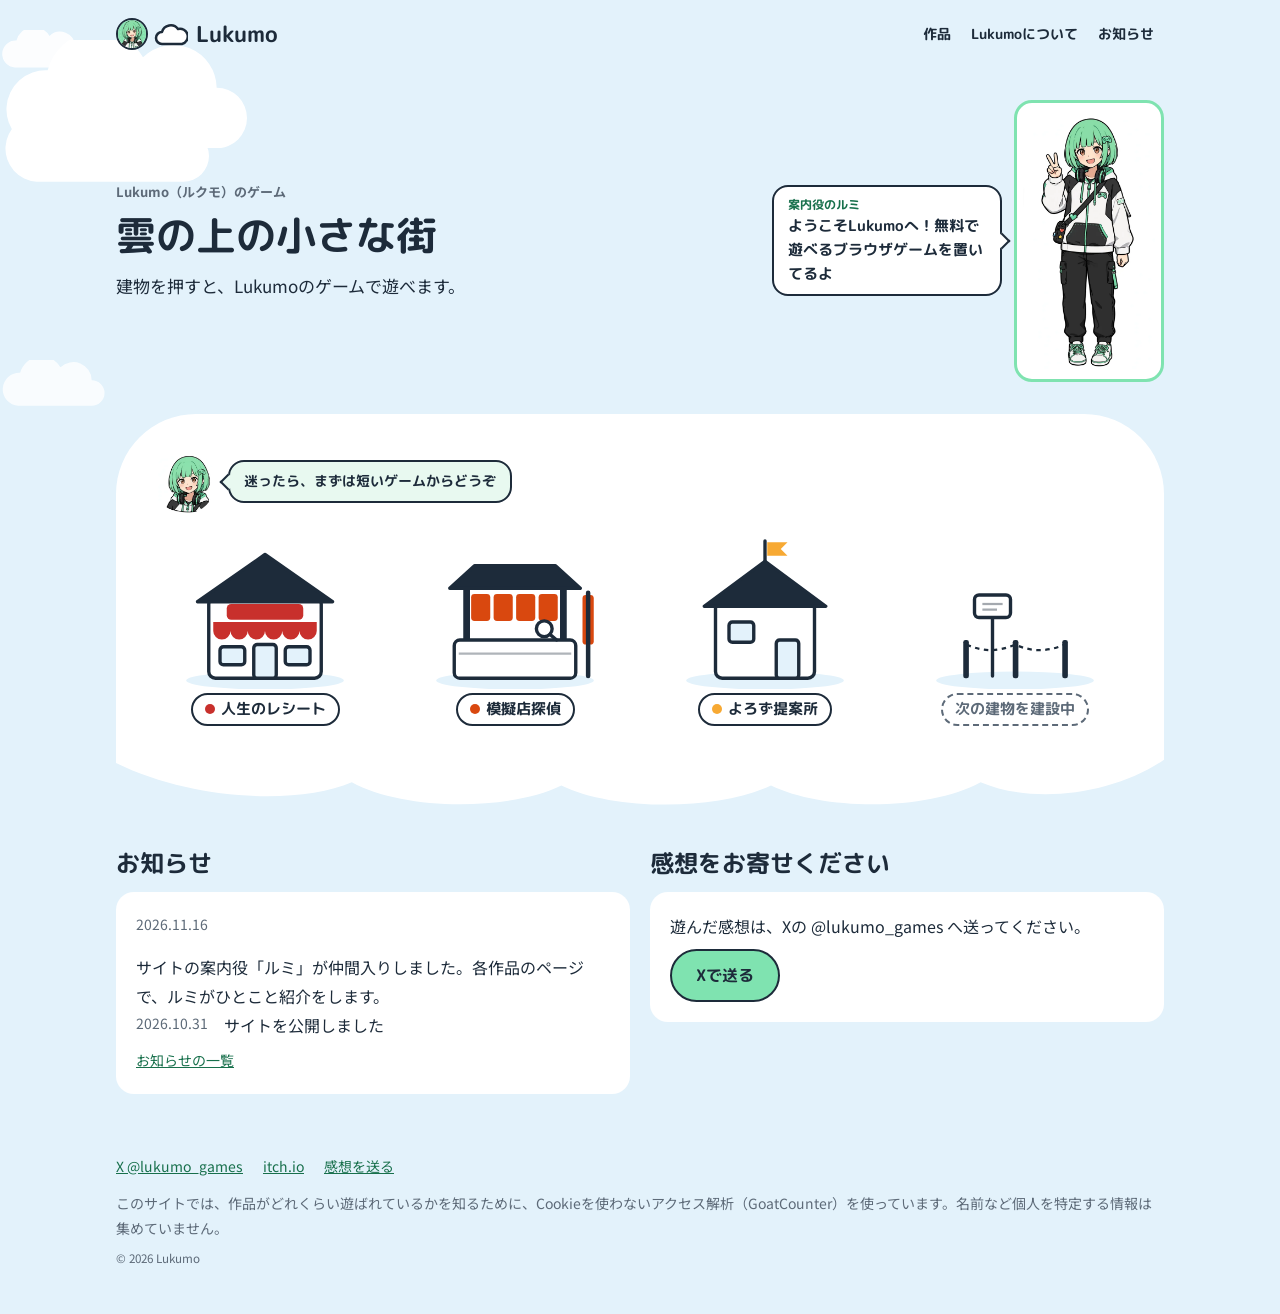
<file: lukumo-site/index.html>
<!doctype html>
<html lang="ja">
<head>
<meta charset="utf-8">
<meta name="viewport" content="width=device-width, initial-scale=1">
<title>Lukumo（ルクモ）｜雲の上の小さな街</title>
<meta name="description" content="個人ゲームクリエイターLukumo（ルクモ）の作品への入り口。建物を押すと、それぞれのゲームのページへ進みます。">
<meta property="og:type" content="website">
<meta property="og:title" content="Lukumo（ルクモ）｜雲の上の小さな街">
<meta property="og:description" content="小さな雲の上に、遊べる街をつくっています。無料・登録なしで遊べるブラウザゲーム。">
<meta property="og:url" content="https://lukumo-site.vercel.app/">
<meta property="og:image" content="https://lukumo-site.vercel.app/assets/img/ogp.png">
<meta name="twitter:card" content="summary_large_image">
<meta name="theme-color" content="#e3f2fb">
<link rel="icon" href="assets/img/favicon-32.png" sizes="32x32" type="image/png">
<link rel="icon" href="assets/img/favicon-48.png" sizes="48x48" type="image/png">
<link rel="apple-touch-icon" href="assets/img/apple-touch-icon.png">
<link rel="preconnect" href="https://fonts.googleapis.com">
<link rel="preconnect" href="https://fonts.gstatic.com" crossorigin>
<link rel="stylesheet" href="https://fonts.googleapis.com/css2?family=M+PLUS+Rounded+1c:wght@700&family=Noto+Sans+JP:wght@400;700&display=swap">
<link rel="stylesheet" href="assets/css/style.css">
</head>
<body>
<a class="skip" href="#main">本文へ移動</a>

<div class="sky-clouds" aria-hidden="true">
    <svg class="c1" viewBox="0 0 120 50"><path d="M20 50a18 18 0 0 1 2-36 24 24 0 0 1 44-6 20 20 0 0 1 34 14 14 14 0 0 1 0 28z"/></svg>
    <svg class="c2" viewBox="0 0 120 50"><path d="M20 50a18 18 0 0 1 2-36 24 24 0 0 1 44-6 20 20 0 0 1 34 14 14 14 0 0 1 0 28z"/></svg>
    <svg class="c3" viewBox="0 0 120 50"><path d="M20 50a18 18 0 0 1 2-36 24 24 0 0 1 44-6 20 20 0 0 1 34 14 14 14 0 0 1 0 28z"/></svg>
    <svg class="c4" viewBox="0 0 120 50"><path d="M20 50a18 18 0 0 1 2-36 24 24 0 0 1 44-6 20 20 0 0 1 34 14 14 14 0 0 1 0 28z"/></svg>
  </div>

  <header class="site-header">
    <div class="wrap">
      <div class="brand">
        <img class="mascot-icon" src="assets/img/rumi/rumi-icon.webp" width="32" height="32" alt="">
        <a class="logo" href="./" aria-label="Lukumo トップへ">
          <svg viewBox="0 0 34 24" aria-hidden="true"><path d="M8 22a6 6 0 0 1 0-12 9 9 0 0 1 16-3 7 7 0 0 1 4 15z" fill="#fff" stroke="#1d2b3a" stroke-width="2.5" stroke-linejoin="round"/></svg>
          Lukumo
        </a>
      </div>
      <nav class="nav" aria-label="メニュー">
        <a href="#town-title">作品</a>
        <a href="about.html">Lukumoについて</a>
        <a href="news.html">お知らせ</a>
      </nav>
    </div>
  </header>

  <main id="main">
    <div class="hero">
    <div class="wrap hero-text hero-rumi">
      <div>
        <p class="eyebrow">Lukumo（ルクモ）のゲーム</p>
        <h1 id="town-title">雲の上の小さな街</h1>
        <p class="lead">建物を押すと、Lukumoのゲームで遊べます。</p>
      </div>
      <div class="rumi rumi-hero">
        <p class="rumi-bubble tail-right"><span class="rumi-name">案内役のルミ</span>ようこそLukumoへ！無料で遊べるブラウザゲームを置いてるよ</p>
        <div class="rumi-art"><img src="assets/img/rumi/rumi-standing.webp" width="480" height="960" alt="Lukumoの案内役ルミ。笑顔でピースしている全身の絵" fetchpriority="high"></div>
      </div>
    </div>

    <div class="wrap">
      <div class="island">
        <div class="rumi rumi-guide">
          <div class="rumi-art"><img src="assets/img/rumi/rumi-smile.webp" width="240" height="240" alt="" loading="lazy"></div>
          <p class="rumi-bubble tail-left">迷ったら、まずは短いゲームからどうぞ</p>
        </div>
        <ul class="town" id="town" aria-labelledby="town-title" aria-busy="true"></ul>
      </div>
      <svg class="island-bottom" viewBox="0 0 400 40" preserveAspectRatio="none" aria-hidden="true"><path d="M0 0H400V8C380 30 350 36 330 22 310 40 270 40 250 24 230 40 190 40 170 24 150 40 110 40 90 22 70 36 30 34 0 10Z"/></svg>
    </div>
    </div>

    <div class="wrap">
      <div class="two-col">
        <section class="section" aria-labelledby="news-title">
          <h2 id="news-title">お知らせ</h2>
          <div class="card">
            <ul class="news-list">
              <li><span class="news-date">2026.11.16</span><span>サイトの案内役「ルミ」が仲間入りしました。各作品のページで、ルミがひとこと紹介をします。</span></li>
              <li><span class="news-date"><span class="news-date">2026.10.31</span></span><span>サイトを公開しました</span></li>
            </ul>
            <a class="more" href="news.html">お知らせの一覧</a>
          </div>
        </section>

        <section class="section" aria-labelledby="voice-title">
          <h2 id="voice-title">感想をお寄せください</h2>
          <div class="card">
            <p style="margin-top:0">遊んだ感想は、Xの @lukumo_games へ送ってください。</p>
            <a class="btn" href="https://x.com/lukumo_games" target="_blank" rel="noopener">Xで送る</a>
          </div>
        </section>
      </div>
    </div>
  </main>

<footer class="site-footer">
  <div class="wrap">
    <ul>
      <li><a href="https://x.com/lukumo_games" target="_blank" rel="noopener">X @lukumo_games</a></li>
      <li><a href="https://lukumo-games.itch.io/" target="_blank" rel="noopener">itch.io</a></li>
      <li><a href="about.html#voice">感想を送る</a></li>
    </ul>
    <p>このサイトでは、作品がどれくらい遊ばれているかを知るために、Cookieを使わないアクセス解析（GoatCounter）を使っています。名前など個人を特定する情報は集めていません。</p>
    <p><small>© 2026 Lukumo</small></p>
  </div>
</footer>

<script src="assets/js/buildings.js"></script>
<script src="assets/js/town.js"></script>
<script src="assets/js/track.js"></script>
<script data-goatcounter="https://lukumo.goatcounter.com/count" async src="//gc.zgo.at/count.js"></script>
</body>
</html>
</file>
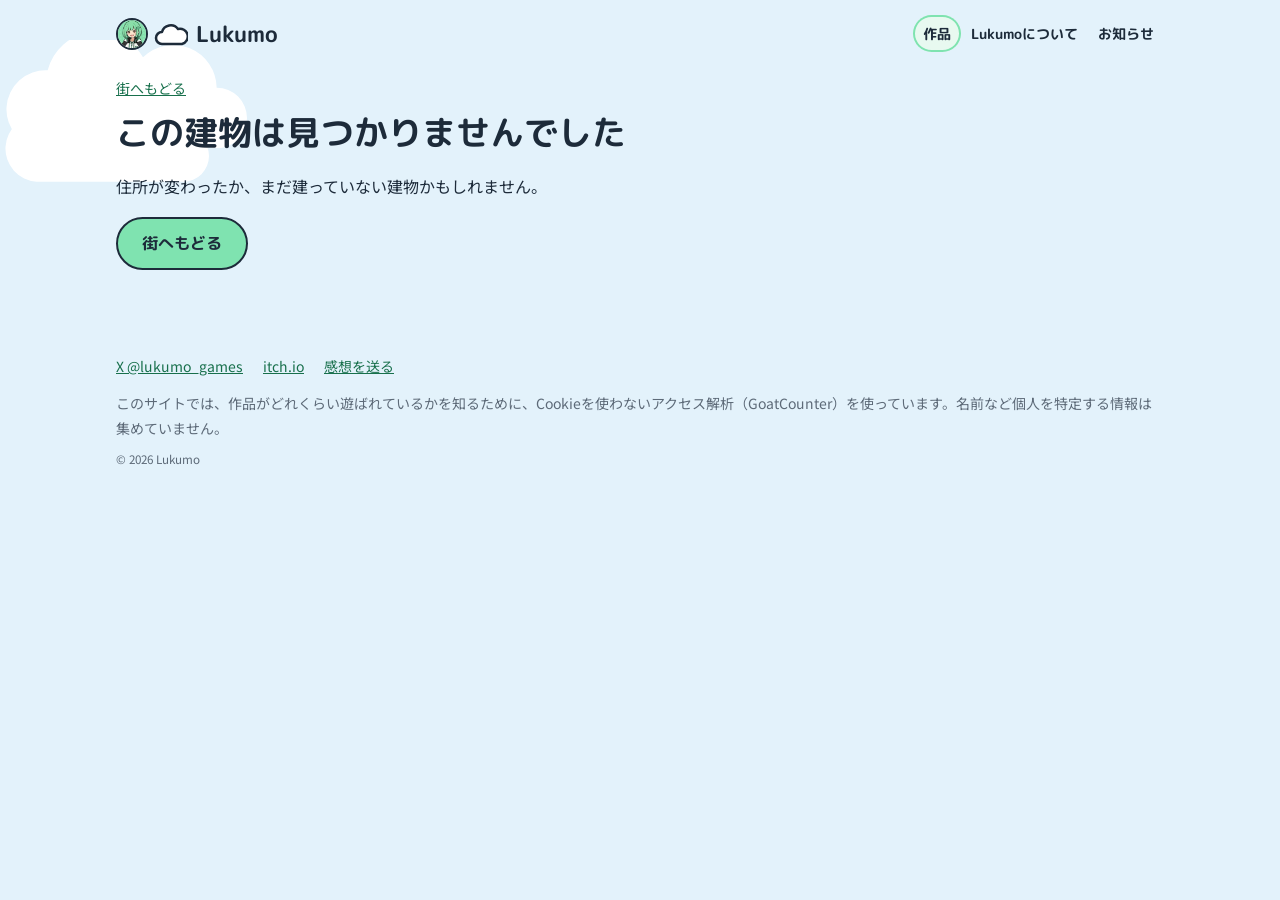
<file: lukumo-site/works/index.html>
<!doctype html>
<html lang="ja">
<head>
<meta charset="utf-8">
<meta name="viewport" content="width=device-width, initial-scale=1">
<title>作品｜Lukumo</title>
<meta name="description" content="Lukumoのゲームの紹介。">
<meta property="og:type" content="website">
<meta property="og:title" content="Lukumo（ルクモ）｜雲の上の小さな街">
<meta property="og:description" content="小さな雲の上に、遊べる街をつくっています。無料・登録なしで遊べるブラウザゲーム。">
<meta property="og:image" content="https://lukumo-site.vercel.app/assets/img/ogp.png">
<meta name="twitter:card" content="summary_large_image">
<meta name="theme-color" content="#e3f2fb">
<link rel="icon" href="../assets/img/favicon-32.png" sizes="32x32" type="image/png">
<link rel="icon" href="../assets/img/favicon-48.png" sizes="48x48" type="image/png">
<link rel="apple-touch-icon" href="../assets/img/apple-touch-icon.png">
<link rel="preconnect" href="https://fonts.googleapis.com">
<link rel="preconnect" href="https://fonts.gstatic.com" crossorigin>
<link rel="stylesheet" href="https://fonts.googleapis.com/css2?family=M+PLUS+Rounded+1c:wght@700&family=Noto+Sans+JP:wght@400;700&display=swap">
<link rel="stylesheet" href="../assets/css/style.css">
</head>
<body>
<a class="skip" href="#main">本文へ移動</a>
<div class="sky-clouds" aria-hidden="true">
  <svg class="c1" viewBox="0 0 120 50"><path d="M20 50a18 18 0 0 1 2-36 24 24 0 0 1 44-6 20 20 0 0 1 34 14 14 14 0 0 1 0 28z"/></svg>
  <svg class="c3" viewBox="0 0 120 50"><path d="M20 50a18 18 0 0 1 2-36 24 24 0 0 1 44-6 20 20 0 0 1 34 14 14 14 0 0 1 0 28z"/></svg>
</div>
<header class="site-header">
  <div class="wrap">
    <div class="brand">
      <img class="mascot-icon" src="../assets/img/rumi/rumi-icon.webp" width="32" height="32" alt="">
      <a class="logo" href="../" aria-label="Lukumo トップへ">
        <svg viewBox="0 0 34 24" aria-hidden="true"><path d="M8 22a6 6 0 0 1 0-12 9 9 0 0 1 16-3 7 7 0 0 1 4 15z" fill="#fff" stroke="#1d2b3a" stroke-width="2.5" stroke-linejoin="round"/></svg>
        Lukumo
      </a>
    </div>
    <nav class="nav" aria-label="メニュー">
      <a href="../#town-title" aria-current="page">作品</a>
      <a href="../about.html">Lukumoについて</a>
      <a href="../news.html">お知らせ</a>
    </nav>
  </div>
</header>
<main id="main">
  <div class="wrap page-head">
    <p class="crumb"><a href="../#town-title">街へもどる</a></p>
    <div id="work" aria-live="polite"><p>読み込み中…</p></div>
  </div>
  <div class="wrap page-body" id="work-more"></div>
</main>
<footer class="site-footer">
  <div class="wrap">
    <ul>
      <li><a href="https://x.com/lukumo_games" target="_blank" rel="noopener">X @lukumo_games</a></li>
      <li><a href="https://lukumo-games.itch.io/" target="_blank" rel="noopener">itch.io</a></li>
      <li><a href="../about.html#voice">感想を送る</a></li>
    </ul>
    <p>このサイトでは、作品がどれくらい遊ばれているかを知るために、Cookieを使わないアクセス解析（GoatCounter）を使っています。名前など個人を特定する情報は集めていません。</p>
    <p><small>© 2026 Lukumo</small></p>
  </div>
</footer>
<script src="../assets/js/buildings.js"></script>
<script src="../assets/js/work.js"></script>
<script src="../assets/js/track.js"></script>
<script data-goatcounter="https://lukumo.goatcounter.com/count" async src="//gc.zgo.at/count.js"></script>
</body>
</html>
</file>
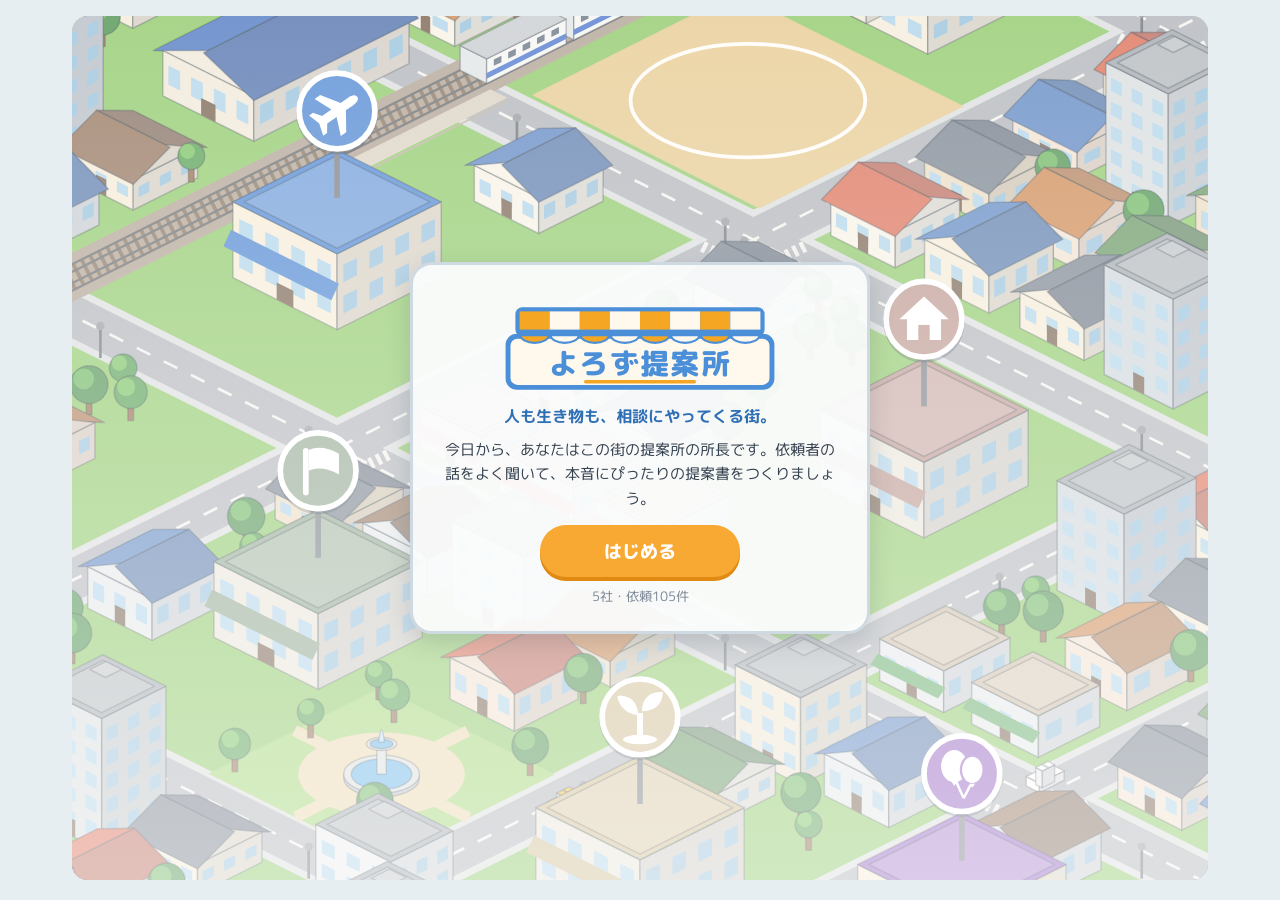
<file: lukumo-site/games/yorozu-teian/index.html>
<!doctype html>
<html lang="ja">
<head>
  <meta charset="utf-8">
  <meta name="viewport" content="width=device-width, initial-scale=1, viewport-fit=cover">
  <title>よろず提案所</title>
  <meta name="description" content="旅行・デート、イベント、ライフプラン、投資、町おこしの5社で、依頼者の話を聞いて、ぴったりの提案書をつくるゲーム。">
  <meta name="theme-color" content="#e6eef2">
  <meta property="og:type" content="website">
  <meta property="og:title" content="よろず提案所">
  <meta property="og:description" content="人も、生き物も、相談にやってくる街。依頼者の話から「本音」を読み取って、ぴったりの提案書をつくる無料のブラウザゲーム（旅行・デート、イベント、ライフプラン、投資、町おこしの5社・依頼105件。会社を選んで遊べて、その後も続けて遊べる）。">
  <!-- SNS で共有したときの画像（tools/make-og-image.js で作る）。公開先の URL で指す -->
  <meta property="og:image" content="https://lukumo-site.vercel.app/games/yorozu-teian/og-image.png">
  <meta property="og:image:width" content="1200">
  <meta property="og:image:height" content="630">
  <meta property="og:image:alt" content="よろず提案所：朝の街と看板、依頼者たち">
  <meta name="twitter:card" content="summary_large_image">
  <link rel="icon" href="data:image/svg+xml,%3Csvg xmlns='http://www.w3.org/2000/svg' viewBox='0 0 64 64'%3E%3Crect width='64' height='64' rx='14' fill='%23f7a933'/%3E%3Crect x='10' y='22' width='44' height='30' rx='6' fill='%23fff7e8'/%3E%3Cpath d='M8 22h48l-4-10H12z' fill='%234a8fd8'/%3E%3Ccircle cx='32' cy='37' r='7' fill='%234a8fd8'/%3E%3C/svg%3E">
  <link rel="preconnect" href="https://fonts.googleapis.com">
  <link rel="preconnect" href="https://fonts.gstatic.com" crossorigin>
  <link rel="stylesheet" href="https://fonts.googleapis.com/css2?family=M+PLUS+Rounded+1c:wght@500;700;800&family=Noto+Sans+JP:wght@400;500;700&display=swap">
  <link rel="stylesheet" href="css/style.css">
</head>
<body>
  <noscript><p style="padding:16px;font-family:sans-serif">このゲームを遊ぶには、ブラウザの JavaScript を有効にしてください。</p></noscript>
  <div id="app" class="app" data-time="朝">
    <!-- 上の帯：時間帯と1日の進み具合 -->
    <header class="topbar">
      <span class="me-icon" id="me-icon" data-testid="me-icon" role="img" aria-label="自分のアイコン"></span>
      <div class="pill" data-testid="time-pill"><span class="time-icon" id="time-icon" aria-hidden="true"></span><span id="day-label">1日目</span>・<span id="time-label">朝</span></div>
      <div class="pill progress-pill" aria-label="今日の依頼の進み具合"><span id="progress-label">1/3件</span><span class="bar"><span id="progress-bar"></span></span></div>
      <!-- 保存したときだけ少しのあいだ出る小さな印（文字の通知は出さない） -->
      <span class="save-mark" id="save-mark" data-testid="save-mark" role="img" aria-label="保存しました" hidden></span>
    </header>

    <!-- タイトル：始まりの区切りと所長になる一言 -->
    <section id="screen-title" class="screen" data-testid="screen-title" hidden>
      <div class="title-bg" id="title-bg" aria-hidden="true"></div>
      <div class="title-card">
        <h1 class="logo title-logo" id="title-logo">よろず提案所</h1>
        <p class="title-tag">人も生き物も、相談にやってくる街。</p>
        <p class="title-intro" data-testid="title-intro">今日から、あなたはこの街の提案所の所長です。依頼者の話をよく聞いて、本音にぴったりの提案書をつくりましょう。</p>
        <div class="continue-me" id="continue-me" data-testid="continue-me" hidden><span class="me-icon big" id="continue-icon" aria-hidden="true"></span><b id="continue-name"></b></div>
        <button class="btn blue title-start" id="continue" data-testid="continue" hidden>つづきから</button>
        <small class="continue-info" id="continue-info" data-testid="continue-info"></small>
        <button class="btn primary title-start" id="start" data-testid="start">はじめる</button>
        <p class="save-note" id="save-note" data-testid="save-note" role="status" hidden></p>
        <small class="title-note">5社・依頼105件</small>
      </div>
    </section>

    <!-- 事務所：依頼者の入場と会話 -->
    <section id="screen-office" class="screen" data-testid="screen-office" hidden>
      <div class="col-a">
      <div class="scene" id="office-scene">
        <div class="office-bg" id="office-bg" aria-hidden="true">
          <div class="window"></div><div class="map"></div><div class="photo"></div><div class="shelf"></div>
          <div class="chair big"></div><div class="chair small"></div>
        </div>
        <div class="client" id="client" data-testid="client"><div class="client-figure" id="client-figure"></div><div class="client-name" id="client-name"></div></div>
        <div class="counter" id="counter" aria-hidden="true"></div>
        <!-- その会社を初めて開いたときだけの案内（companies.*.welcomed。画面は足さず、事務所の中に重ねる） -->
        <div class="welcome" id="welcome" data-testid="welcome" role="status" hidden><p id="welcome-text"></p><button class="coach-ok" id="welcome-ok" data-testid="welcome-ok">わかった</button></div>
      </div>
      </div>
      <div class="col-b">
      <div class="panel office-card pc-only"><b id="office-card-name"></b><span id="office-card-profile"></span></div>
      <ol class="talk-history pc-only" id="talk-history" aria-label="これまでの話"></ol>
      <div class="memo" id="client-memo" data-testid="client-memo" hidden></div>
      <p class="again-note" id="again-note" data-testid="again-note" hidden>また相談に来てくれました</p>
      <button class="bubble talk" id="talk-bubble" data-testid="talk-bubble" aria-live="polite">
        <span id="talk-text"></span><span class="talk-count" id="talk-count"></span>
      </button>
      <div class="actions"><button class="btn primary" id="talk-next" data-testid="talk-next">つぎへ</button></div>
      </div>
    </section>

    <!-- 提案書づくり -->
    <section id="screen-proposal" class="screen" data-testid="screen-proposal" hidden>
      <div class="col-a">
      <button class="bubble mini" id="reread" data-testid="reread" aria-label="会話をもう一度読む">
        <span class="mini-face client-figure" id="mini-face" aria-hidden="true"></span>
        <span class="mini-text"><b id="mini-name"></b><span id="mini-line"></span><small>タップで会話を全文読む</small></span>
        <ol class="mini-lines pc-only" id="mini-lines"></ol>
      </button>
      <div class="budget" id="budget" data-testid="budget"><span>合計 <b id="sum-cost">0</b></span><span class="sep">／</span><span><span id="budget-label">予算</span> <b id="budget-amount"></b><span class="bonus" id="budget-bonus"></span>・<span id="budget-duration"></span></span><span class="left" id="budget-left" data-testid="budget-left"></span></div>
      <button class="btn small ghost score-help-btn" id="open-score-help" data-testid="open-score-help">点数について</button>
      </div>
      <div class="col-b">
      <div class="panel">
        <h2 class="panel-title">提案書</h2>
        <div class="slots" id="slots" data-testid="slots"></div>
      </div>
      <div class="panel">
        <h2 class="panel-title" id="cards-title">候補</h2>
        <div class="cards" id="cards" data-testid="cards"></div>
      </div>
      <div class="actions"><button class="btn primary" id="submit" data-testid="submit" disabled>提出する</button></div>
      </div>
    </section>

    <!-- 結果 -->
    <section id="screen-result" class="screen" data-testid="screen-result" hidden>
      <div class="col-a">
      <div class="result-head">
        <div class="client-figure result-face" id="result-face" aria-hidden="true"></div>
        <div class="score-ring"><span id="score-total" data-testid="score-total"></span><small>点</small></div>
        <div class="stars" id="stars" data-testid="stars"></div>
        <div class="reaction" id="reaction" data-testid="reaction"></div>
        <!-- 依頼者の本音：当てた好み／外れた好み（点数の枠の中の下） -->
        <div class="honne-row" id="honne-row" data-testid="honne-row"><span class="honne-label">依頼者の本音</span><ul class="honne-tags" id="honne-tags" data-testid="honne-tags"></ul></div>
      </div>
      <!-- もらった品・常連になったお知らせは、点数のすぐ下（PCでは左の列） -->
      <div class="result-notes">
        <div class="reward-note" id="reward-note" data-testid="reward-note" hidden>
          <span class="reward-icon" id="reward-icon" aria-hidden="true"></span>
          <span class="reward-text" id="reward-text"></span>
        </div>
        <div class="regular-note" id="regular-note" data-testid="regular-note" hidden>
          <span><b id="regular-name"></b>が常連さんになりました！</span>
          <button class="btn blue small" id="open-detail" data-testid="open-detail">くわしく</button>
        </div>
      </div>
      </div>
      <div class="col-b">
      <div class="bubble said" id="after-line" data-testid="after-line"></div>
      <dl class="breakdown" data-testid="breakdown">
        <div><dt>本音に合うか</dt><dd><b id="bd-honne"></b>／50</dd></div>
        <div><dt>予算を守るか</dt><dd><b id="bd-budget"></b>／30</dd></div>
        <div><dt>依頼者に合うか</dt><dd><b id="bd-fit"></b>／20</dd></div>
      </dl>
      <div class="panel picks-panel">
        <h2 class="panel-title">選んだカード</h2>
        <ul class="result-picks" id="result-picks" data-testid="result-picks"></ul>
        <p class="picks-legend"><span class="mk m-hit">◎</span>本音に合った <span class="mk m-miss">△</span><span id="legend-miss" data-testid="legend-miss">本音とは別</span> <span class="mk m-bad">×</span>苦手なもの</p>
      </div>
      <p class="cost-note" id="cost-note"></p>
      <div class="actions"><button class="btn blue" id="close-result" data-testid="close-result">閉じる</button></div>
      </div>
    </section>

    <!-- ホーム：街を見下ろして会社を選ぶ（絵はフェーズ4でSVGに差しかえ） -->
    <section id="screen-home" class="screen" data-testid="screen-home" hidden>
      <div class="col-b col-home-side">
      <h1 class="logo" id="logo" data-testid="logo">よろず提案所</h1>
      <p class="home-note" id="home-note"></p>
      <div class="panel today pc-only"><h2 class="panel-title">今日の依頼</h2><ul class="today-list" id="today-list"></ul></div>
      <div class="actions"><button class="btn blue small menu-btn" id="open-menu" data-testid="open-menu" aria-haspopup="dialog">メニュー<span class="new-dot" id="menu-new" data-testid="menu-new" aria-label="新しい品があります" hidden></span></button></div>
      </div>
      <div class="col-a">
      <div class="city" id="city" data-testid="city">
        <div class="city-bg" aria-hidden="true">
          <div class="hills"></div><div class="rail"></div><div class="station">駅</div>
          <div class="river"></div><div class="bridge"></div><div class="park">公園</div><div class="school">学校</div>
          <div class="house h1"></div><div class="house h2"></div><div class="house h3"></div><div class="house h4"></div>
          <div class="house h5"></div><div class="house h6"></div><div class="mansion m1"></div><div class="mansion m2"></div>
          <div class="shops">商店街</div>
        </div>
        <div class="walker" id="walker" data-testid="walker" aria-hidden="true"></div>
        <button class="company c-travel" id="company-travel" data-company="travel" data-testid="company-travel"><span class="sign">✈</span><span class="cname">旅行・デート</span><span class="waiting" data-testid="waiting-travel" hidden></span><span class="count" data-testid="count-travel" hidden></span></button>
        <button class="company c-life" id="company-life" data-company="life" data-testid="company-life" disabled aria-disabled="true"><span class="sign">⌂</span><span class="cname">ライフプラン</span><span class="soon" data-testid="soon-life">3日目から</span><span class="waiting" data-testid="waiting-life" hidden></span><span class="count" data-testid="count-life" hidden></span></button>
        <button class="company c-invest" id="company-invest" data-company="invest" data-testid="company-invest" disabled aria-disabled="true"><span class="sign"><svg class="mk-svg" viewBox="-14 -14 28 28" aria-hidden="true" fill="currentColor"><path d="M-1.6 12V-2h3.2V12Z"/><path d="M-1-1C-5-1-11-4-12-11C-5-12-1-7-1-1Z"/><path d="M1-3C1-9 5-14 12-13C12-6 7-3 1-3Z"/><ellipse cx="0" cy="12" rx="9" ry="2.5"/></svg></span><span class="cname">投資</span><span class="soon" data-testid="soon-invest">4日目から</span><span class="waiting" data-testid="waiting-invest" hidden></span><span class="count" data-testid="count-invest" hidden></span></button>
        <button class="company c-town" id="company-town" data-company="town" data-testid="company-town" disabled aria-disabled="true"><span class="sign">⚑</span><span class="cname">町おこし</span><span class="soon" data-testid="soon-town">5日目から</span><span class="waiting" data-testid="waiting-town" hidden></span><span class="count" data-testid="count-town" hidden></span></button>
        <!-- イベント：2日目から選べる（1日目は「2日目から」と出して押せない。js/game.js の goHome） -->
        <button class="company c-event" id="company-event" data-company="event" data-testid="company-event" disabled aria-disabled="true"><span class="sign">◎</span><span class="cname">イベント</span><span class="soon" data-testid="soon-event">2日目から</span><span class="waiting" data-testid="waiting-event" hidden></span><span class="count" data-testid="count-event" hidden></span></button>
      </div>
      </div>
    </section>

    <!-- 1日の集計 -->
    <section id="screen-summary" class="screen" data-testid="screen-summary" hidden>
      <div class="col-a">
      <div class="panel">
        <h2 class="ribbon" id="summary-title">1日目のまとめ</h2>
        <ul class="summary-rows" id="summary-rows"></ul>
        <div class="summary-avg"><span>今日の平均</span><b id="summary-avg" data-testid="summary-avg"></b><small>点</small></div>
        <div class="summary-avg week-avg" id="week-avg-row" data-testid="week-avg-row" hidden><span>この7日間の平均</span><b id="week-avg" data-testid="week-avg"></b><small>点</small></div>
      </div>
      </div>
      <div class="col-b">
      <!-- 会社ごと：その日に遊んだ会社だけ1行ずつ（平均・ランク・連続日数）。ランクアップした会社には枠（2社以上なら1つずつ順に。ボタンか「次の日へ」で次の会社へ） -->
      <div class="panel rank" id="summary-rank">
          <div class="rank-ups" id="rank-ups" aria-live="polite"></div>
          <ul class="co-rows" id="co-rows" data-testid="co-rows"></ul>
          <small class="rank-rule">平均70点以上の日を5日連続で続けるとランクアップ。途中で70点を下回ると0日にもどる。</small>
      </div>
      <div class="actions"><button class="btn primary" id="next-day" data-testid="next-day">次の日へ</button></div>
      </div>
    </section>

    <!-- 常連さんの一覧 -->
    <!-- キャラ作り：はじめからの直後と、着せ替えの「見た目」から -->
    <section id="screen-create" class="screen" data-testid="screen-create" hidden>
      <div class="col-a">
        <div class="panel create-preview">
          <h2 class="ribbon" id="create-title">所長のキャラを作ろう</h2>
          <div class="player-figure" id="create-figure" data-testid="create-figure" aria-hidden="true"></div>
          <div class="create-icon-row"><span class="me-icon big" id="create-icon" data-testid="create-icon" aria-hidden="true"></span><small>アイコン</small></div>
        </div>
      </div>
      <div class="col-b">
        <div class="panel create-options" id="create-options" data-testid="create-options"></div>
        <label class="name-row">名前<input id="create-name" data-testid="create-name" maxlength="8" placeholder="所長" autocomplete="off"></label>
        <div class="actions create-actions">
          <button class="btn ghost small" id="create-random" data-testid="create-random">おまかせ</button>
          <button class="btn primary small" id="create-ok" data-testid="create-ok">けってい</button>
        </div>
      </div>
    </section>

    <!-- 着せ替え：頭・服・手に持つもの -->
    <section id="screen-dress" class="screen" data-testid="screen-dress" hidden>
      <div class="col-a">
        <div class="panel create-preview">
          <h2 class="ribbon">着せ替え</h2>
          <div class="player-figure" id="dress-figure" data-testid="dress-figure" aria-hidden="true"></div>
        </div>
      </div>
      <div class="col-b">
        <div class="panel">
          <div class="tabs" role="tablist">
            <button class="tab" role="tab" data-part="head" data-testid="dress-tab-head">頭</button>
            <button class="tab" role="tab" data-part="body" data-testid="dress-tab-body">服</button>
            <button class="tab" role="tab" data-part="hand" data-testid="dress-tab-hand">手</button>
          </div>
          <ul class="wear-list" id="wear-list" data-testid="wear-list"></ul>
          <p class="zukan-empty" id="wear-empty" hidden>まだ身につけられる品がありません。依頼者が大喜びすると、品をもらえることがあります。</p>
        </div>
        <div class="actions create-actions">
          <button class="btn ghost small" id="dress-look" data-testid="dress-look">見た目</button>
          <button class="btn blue small" id="dress-back" data-testid="dress-back">もどる</button>
        </div>
      </div>
    </section>

    <!-- 飾りつけ：事務所の棚3か所・壁2か所に、もらった品を飾る -->
    <section id="screen-deco" class="screen" data-testid="screen-deco" hidden>
      <div class="col-a">
        <div class="panel">
          <h2 class="ribbon">事務所を飾る</h2>
          <div class="tabs co-tabs" id="deco-co" role="tablist" aria-label="会社">
            <button class="tab" role="tab" data-co="travel" data-testid="deco-co-travel">旅行・デート</button>
            <button class="tab" role="tab" data-co="event" data-testid="deco-co-event">イベント</button>
            <button class="tab" role="tab" data-co="life" data-testid="deco-co-life">ライフプラン</button>
            <button class="tab" role="tab" data-co="invest" data-testid="deco-co-invest">投資</button>
            <button class="tab" role="tab" data-co="town" data-testid="deco-co-town">町おこし</button>
          </div>
          <div class="deco-scene" id="deco-scene" data-testid="deco-scene">
            <div class="deco-bg" id="deco-bg" aria-hidden="true"></div>
            <div class="deco-counter" id="deco-counter" aria-hidden="true"></div>
          </div>
          <div class="deco-spots" id="deco-spots" data-testid="deco-spots" role="group" aria-label="飾る場所"></div>
        </div>
      </div>
      <div class="col-b">
        <div class="panel">
          <p class="deco-help" id="deco-help">飾る場所をタップして、品を選んでね。</p>
          <ul class="wear-list" id="deco-list" data-testid="deco-list"></ul>
          <p class="zukan-empty" id="deco-empty" hidden>まだ飾れる品がありません。依頼者が大喜びすると、品をもらえることがあります。</p>
        </div>
        <div class="actions"><button class="btn blue" id="deco-back" data-testid="deco-back">もどる</button></div>
      </div>
    </section>

    <!-- 図鑑：依頼者／常連さん／品。まだのものは影だけ -->
    <section id="screen-zukan" class="screen" data-testid="screen-zukan" hidden>
      <div class="col-a">
        <div class="panel zukan-panel">
          <h2 class="ribbon">図鑑</h2>
          <div class="zukan-me" id="zukan-me" data-testid="zukan-me"><span class="me-icon" id="zukan-icon" aria-hidden="true"></span><b id="zukan-name"></b></div>
          <div class="tabs co-tabs" id="zukan-co" role="tablist" aria-label="会社">
            <button class="tab" role="tab" data-co="travel" data-testid="zukan-co-travel">旅行・デート</button>
            <button class="tab" role="tab" data-co="event" data-testid="zukan-co-event">イベント</button>
            <button class="tab" role="tab" data-co="life" data-testid="zukan-co-life">ライフプラン</button>
            <button class="tab" role="tab" data-co="invest" data-testid="zukan-co-invest">投資</button>
            <button class="tab" role="tab" data-co="town" data-testid="zukan-co-town">町おこし</button>
          </div>
          <div class="tabs" role="tablist">
            <button class="tab" role="tab" data-tab="clients" id="tab-clients" data-testid="tab-clients">依頼者</button>
            <button class="tab" role="tab" data-tab="regulars" id="tab-regulars" data-testid="tab-regulars">常連さん</button>
            <button class="tab" role="tab" data-tab="items" id="tab-items" data-testid="tab-items">品</button>
          </div>
          <p class="zukan-count" id="zukan-count" data-testid="zukan-count"></p>
          <ul class="zukan-grid" id="zukan-clients" data-testid="zukan-clients" data-pane="clients"></ul>
          <ul class="regular-list" id="regular-list" data-testid="regular-list" data-pane="regulars"></ul>
          <p class="zukan-empty" id="regulars-empty" data-pane="regulars" hidden>3回来てくれた依頼者が、常連さんになります。</p>
          <ul class="zukan-grid items" id="zukan-items" data-testid="zukan-items" data-pane="items"></ul>
        </div>
      </div>
      <div class="col-b">
        <p class="home-note" id="zukan-note"></p>
        <div class="actions"><button class="btn blue" id="zukan-back" data-testid="zukan-back">もどる</button></div>
      </div>
    </section>

    <!-- 常連のキャラ詳細 -->
    <section id="screen-detail" class="screen" data-testid="screen-detail" hidden>
      <div class="col-a">
      <div class="panel detail-head">
        <div class="client-figure" id="detail-face" aria-hidden="true"></div>
        <div><h2 id="detail-name"></h2><p id="detail-profile"></p><span class="badge" id="detail-badge" data-testid="detail-badge">常連さん</span></div>
      </div>
      <div class="panel"><h3 class="panel-title">好み（わかったこと）</h3><ul class="tags" id="detail-likes" data-testid="detail-likes"></ul></div>
      </div>
      <div class="col-b">
      <div class="panel"><h3 class="panel-title">これまでの提案と点数</h3><ol class="visits" id="detail-visits" data-testid="detail-visits"></ol></div>
      <div class="actions"><button class="btn blue" id="detail-back" data-testid="detail-back">もどる</button></div>
      </div>
    </section>

    <!-- チュートリアルの案内（1日目だけ） -->
    <div class="coach" id="coach" data-testid="coach" role="status" hidden>
      <p><span id="coach-text"></span><small class="coach-hint" id="coach-hint"></small><button class="coach-skip" id="coach-skip" data-testid="coach-skip" hidden>案内をとばす</button></p><button class="coach-ok" id="coach-ok" data-testid="coach-ok">わかった</button>
    </div>

    <!-- 会話の全文 -->
    <dialog id="talk-log" class="dialog" data-testid="talk-log">
      <h2 class="panel-title" id="log-title">会話</h2>
      <ol id="log-lines"></ol>
      <div class="actions"><button class="btn blue" id="log-close" data-testid="log-close">閉じる</button></div>
    </dialog>
    <!-- 点数の決まり（提案書からいつでも見られる） -->
    <dialog id="score-help" class="dialog" data-testid="score-help">
      <h2 class="panel-title">点数について（100点満点）</h2>
      <dl class="breakdown help">
        <div><dt>本音に合うか</dt><dd><b>50</b>点</dd></div>
        <div><dt>予算を守るか</dt><dd><b>30</b>点</dd></div>
        <div><dt>依頼者に合うか</dt><dd><b>20</b>点</dd></div>
      </dl>
      <ul class="help-notes">
        <li>本音に合うカード1枚ごとに12.5点。</li>
        <li>合計が予算以内なら30点、こえると0点。</li>
        <li>依頼者の苦手なものが入ったカード1枚ごとに5点減る。</li>
        <li id="help-people" data-testid="help-people" hidden>イベントでは、人数が入りきらない会場（名前の「〜10人」より多い会）は、本音に合わないカードになる。</li>
        <li id="help-period" data-testid="help-period" hidden>ライフプランでは、計画の期間に向いていないカード（名前の下の「1・5・10年」に、その期間がないもの）は、本音に合わないカードになる。</li>
        <li id="help-spread" data-testid="help-spread" hidden>投資では、応援する相手の数に向いていないカード（名前の下の「1つ・2〜3・多く」に、その数がないもの）は、本音に合わないカードになる。</li>
        <li id="help-season" data-testid="help-season" hidden>町おこしでは、季節に向いていないカード（名前の下の「春・夏・秋・冬」に、その季節がないもの）は、本音に合わないカードになる。</li>
        <li>80点以上で大喜び、50〜79点でまあまあ、49点以下でいまいち。</li>
      </ul>
      <div class="actions"><button class="btn blue" id="score-help-close" data-testid="score-help-close">閉じる</button></div>
    </dialog>
    <!-- メニュー（ホームだけで開ける） -->
    <dialog id="menu" class="dialog menu" data-testid="menu">
      <h2 class="panel-title">メニュー</h2>
      <div class="menu-list">
        <button class="btn blue" id="menu-zukan" data-testid="menu-zukan">図鑑<span class="new-dot" id="menu-zukan-new" data-testid="menu-zukan-new" aria-label="新しい品があります" hidden></span></button>
        <button class="btn blue" id="menu-dress" data-testid="menu-dress">着せ替え<span class="new-dot" id="menu-dress-new" data-testid="menu-dress-new" aria-label="新しい品があります" hidden></span></button>
        <button class="btn blue" id="menu-deco" data-testid="menu-deco">飾る<span class="new-dot" id="menu-deco-new" data-testid="menu-deco-new" aria-label="新しい品があります" hidden></span></button>
        <button class="btn ghost" id="menu-title" data-testid="menu-title">タイトルへ</button>
        <button class="btn ghost" id="menu-close" data-testid="menu-close">閉じる</button>
      </div>
    </dialog>
    <!-- はじめから：記録があるときだけ確かめる -->
    <dialog id="confirm-new" class="dialog" data-testid="confirm-new">
      <h2 class="panel-title">はじめから遊びますか？</h2>
      <p>今の記録（日付・点数・常連さん・もらった品・キャラ）は消えます。</p>
      <div class="actions confirm-actions">
        <button class="btn small ghost" id="confirm-new-cancel" data-testid="confirm-new-cancel">やめる</button>
        <button class="btn small primary" id="confirm-new-ok" data-testid="confirm-new-ok">はじめから</button>
      </div>
    </dialog>
  </div>

  <script src="svg/city.js"></script>
  <script src="svg/office.js"></script>
  <script src="svg/characters.js"></script>
  <script src="svg/ui.js"></script>
  <script src="svg/cards-a.js"></script>
  <script src="svg/cards-b.js"></script>
  <script src="svg/cards-c.js"></script>
  <script src="svg/cards-d.js"></script>
  <script src="svg/cards-e.js"></script>
  <script src="svg/cards-f.js"></script>
  <script src="svg/cards-g.js"></script>
  <script src="svg/cards-h.js"></script>
  <script src="svg/items.js"></script>
  <script src="svg/player.js"></script>
  <script src="js/score.js"></script>
  <script src="js/save.js"></script>
  <script src="js/schedule.js"></script>
  <script src="js/rewards.js"></script>
  <script src="js/rank.js"></script>
  <script src="js/name-breaks.js"></script>
  <script src="data/items.js"></script>
  <script src="data/requests.js"></script>
  <script src="js/game.js"></script>
</body>
</html>
</file>
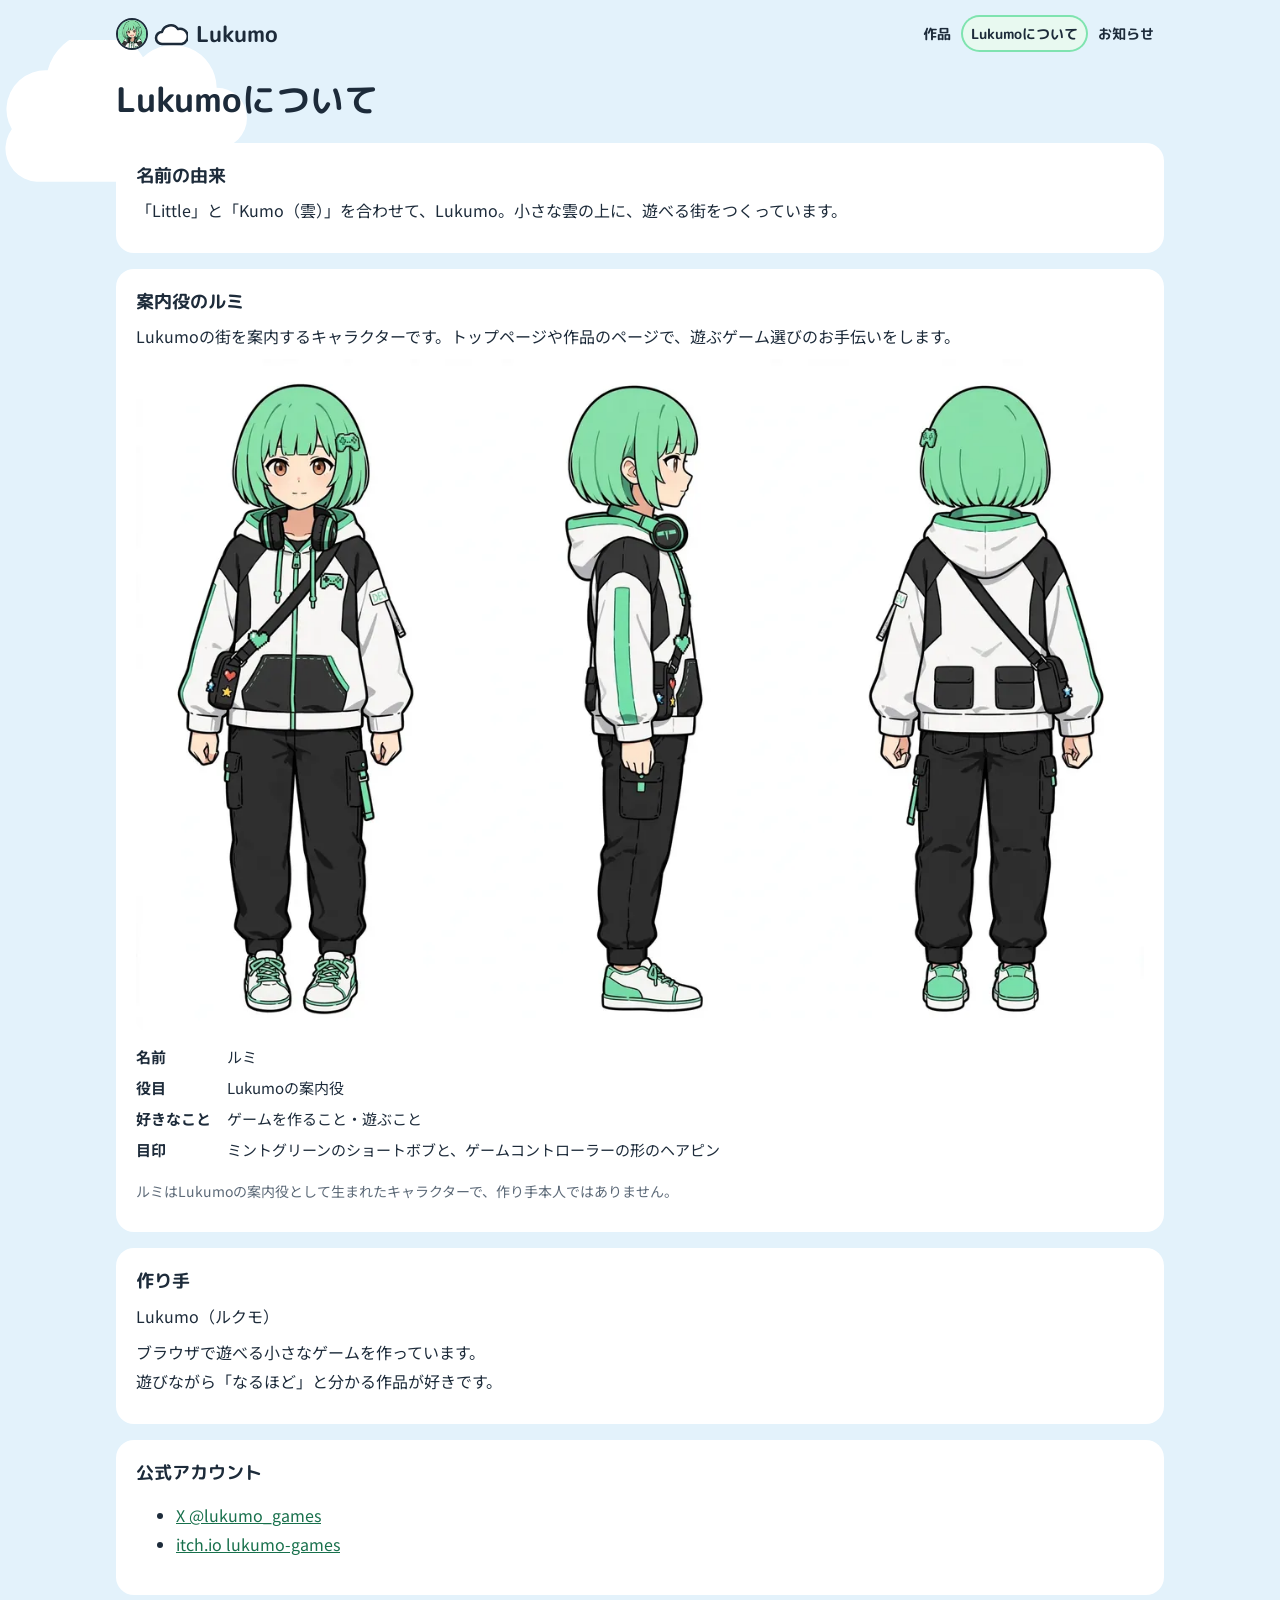
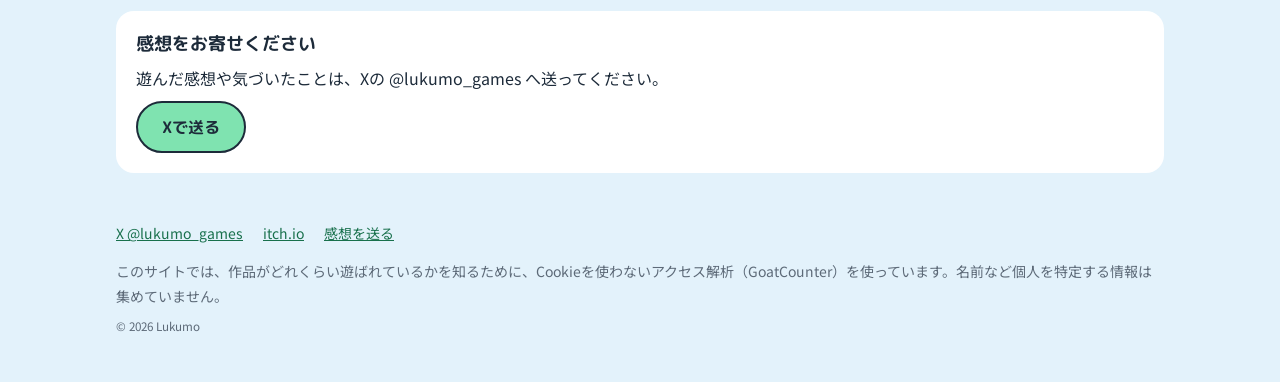
<file: lukumo-site/about.html>
<!doctype html>
<html lang="ja">
<head>
<meta charset="utf-8">
<meta name="viewport" content="width=device-width, initial-scale=1">
<title>Lukumoについて｜Lukumo</title>
<meta name="description" content="個人ゲームクリエイターLukumo（ルクモ）について。">
<meta property="og:type" content="website">
<meta property="og:title" content="Lukumo（ルクモ）｜雲の上の小さな街">
<meta property="og:description" content="小さな雲の上に、遊べる街をつくっています。無料・登録なしで遊べるブラウザゲーム。">
<meta property="og:image" content="https://lukumo-site.vercel.app/assets/img/ogp.png">
<meta name="twitter:card" content="summary_large_image">
<meta name="theme-color" content="#e3f2fb">
<link rel="icon" href="assets/img/favicon-32.png" sizes="32x32" type="image/png">
<link rel="icon" href="assets/img/favicon-48.png" sizes="48x48" type="image/png">
<link rel="apple-touch-icon" href="assets/img/apple-touch-icon.png">
<link rel="preconnect" href="https://fonts.googleapis.com">
<link rel="preconnect" href="https://fonts.gstatic.com" crossorigin>
<link rel="stylesheet" href="https://fonts.googleapis.com/css2?family=M+PLUS+Rounded+1c:wght@700&family=Noto+Sans+JP:wght@400;700&display=swap">
<link rel="stylesheet" href="assets/css/style.css">
</head>
<body>
<a class="skip" href="#main">本文へ移動</a>
<div class="sky-clouds" aria-hidden="true">
  <svg class="c1" viewBox="0 0 120 50"><path d="M20 50a18 18 0 0 1 2-36 24 24 0 0 1 44-6 20 20 0 0 1 34 14 14 14 0 0 1 0 28z"/></svg>
  <svg class="c3" viewBox="0 0 120 50"><path d="M20 50a18 18 0 0 1 2-36 24 24 0 0 1 44-6 20 20 0 0 1 34 14 14 14 0 0 1 0 28z"/></svg>
</div>
<header class="site-header">
  <div class="wrap">
    <div class="brand">
      <img class="mascot-icon" src="assets/img/rumi/rumi-icon.webp" width="32" height="32" alt="">
      <a class="logo" href="./" aria-label="Lukumo トップへ">
        <svg viewBox="0 0 34 24" aria-hidden="true"><path d="M8 22a6 6 0 0 1 0-12 9 9 0 0 1 16-3 7 7 0 0 1 4 15z" fill="#fff" stroke="#1d2b3a" stroke-width="2.5" stroke-linejoin="round"/></svg>
        Lukumo
      </a>
    </div>
    <nav class="nav" aria-label="メニュー">
      <a href="./#town-title">作品</a>
      <a href="about.html" aria-current="page">Lukumoについて</a>
      <a href="news.html">お知らせ</a>
    </nav>
  </div>
</header>
<main id="main">
  <div class="wrap page-head">
    <h1>Lukumoについて</h1>
  </div>
  <div class="wrap page-body">
    <section class="card" aria-labelledby="name-title">
      <h2 id="name-title">名前の由来</h2>
      <p>「Little」と「Kumo（雲）」を合わせて、Lukumo。小さな雲の上に、遊べる街をつくっています。</p>
    </section>
    <section class="card" aria-labelledby="rumi-title">
      <h2 id="rumi-title">案内役のルミ</h2>
      <p>Lukumoの街を案内するキャラクターです。トップページや作品のページで、遊ぶゲーム選びのお手伝いをします。</p>
      <img class="rumi-sheet" src="assets/img/rumi/rumi-modelsheet.webp" width="1200" height="800" alt="ルミの設定資料。正面・横・後ろから見た全身の絵" loading="lazy">
      <dl class="facts">
        <dt>名前</dt><dd>ルミ</dd>
        <dt>役目</dt><dd>Lukumoの案内役</dd>
        <dt>好きなこと</dt><dd>ゲームを作ること・遊ぶこと</dd>
        <dt>目印</dt><dd>ミントグリーンのショートボブと、ゲームコントローラーの形のヘアピン</dd>
      </dl>
      <p class="small-note">ルミはLukumoの案内役として生まれたキャラクターで、作り手本人ではありません。</p>
    </section>
    <section class="card" aria-labelledby="maker-title">
      <h2 id="maker-title">作り手</h2>
      <p>Lukumo（ルクモ）</p>
      <p>ブラウザで遊べる小さなゲームを作っています。<br>遊びながら「なるほど」と分かる作品が好きです。</p>
    </section>
    <section class="card" aria-labelledby="links-title">
      <h2 id="links-title">公式アカウント</h2>
      <ul class="link-list">
        <li><a href="https://x.com/lukumo_games" target="_blank" rel="noopener">X @lukumo_games</a></li>
        <li><a href="https://lukumo-games.itch.io/" target="_blank" rel="noopener">itch.io lukumo-games</a></li>
      </ul>
    </section>
    <section class="card" id="voice" aria-labelledby="voice-title">
      <h2 id="voice-title">感想をお寄せください</h2>
      <p>遊んだ感想や気づいたことは、Xの @lukumo_games へ送ってください。</p>
      <a class="btn" href="https://x.com/lukumo_games" target="_blank" rel="noopener">Xで送る</a>
    </section>
  </div>
</main>
<footer class="site-footer">
  <div class="wrap">
    <ul>
      <li><a href="https://x.com/lukumo_games" target="_blank" rel="noopener">X @lukumo_games</a></li>
      <li><a href="https://lukumo-games.itch.io/" target="_blank" rel="noopener">itch.io</a></li>
      <li><a href="about.html#voice">感想を送る</a></li>
    </ul>
    <p>このサイトでは、作品がどれくらい遊ばれているかを知るために、Cookieを使わないアクセス解析（GoatCounter）を使っています。名前など個人を特定する情報は集めていません。</p>
    <p><small>© 2026 Lukumo</small></p>
  </div>
</footer>
<script data-goatcounter="https://lukumo.goatcounter.com/count" async src="//gc.zgo.at/count.js"></script>
</body>
</html>
</file>
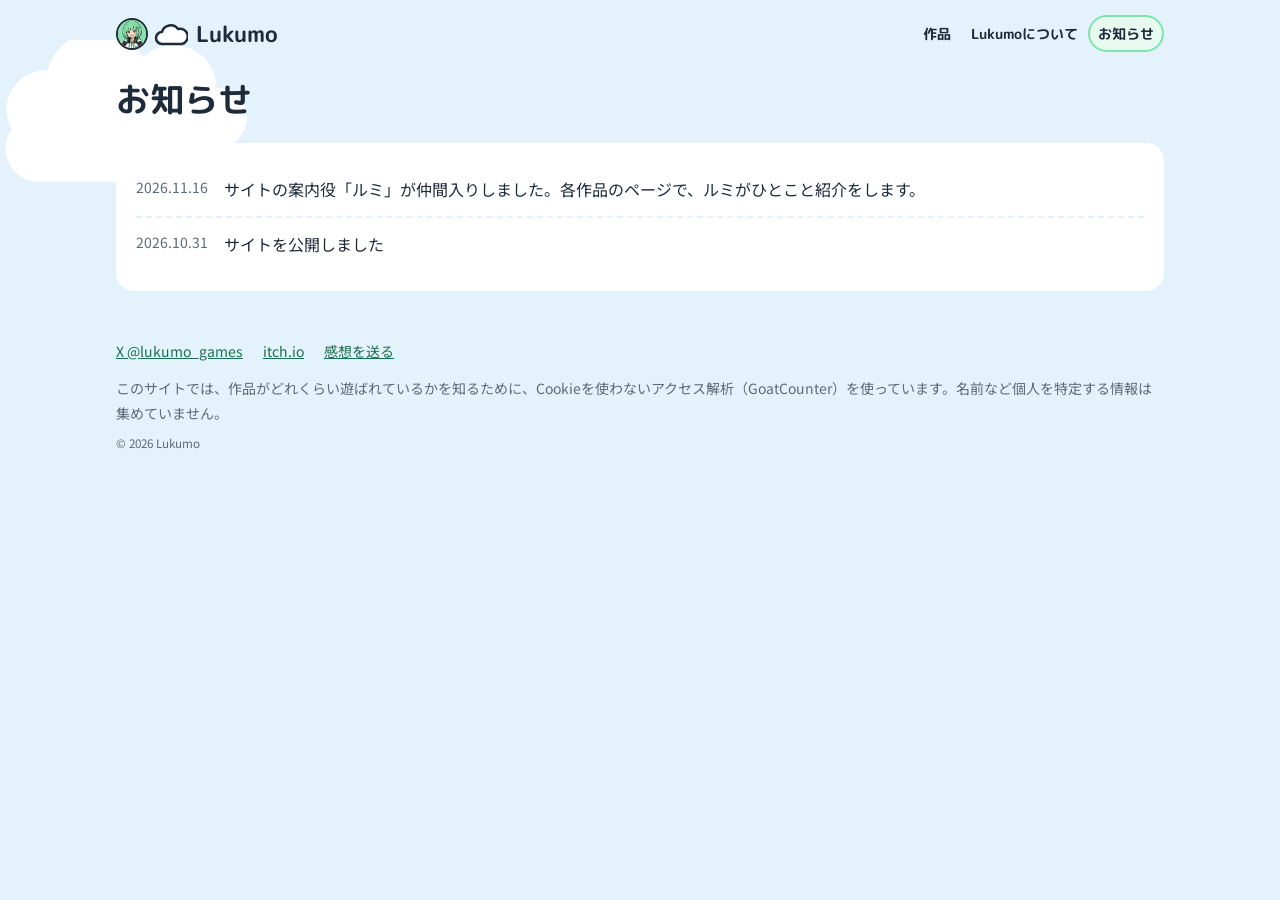
<file: lukumo-site/news.html>
<!doctype html>
<html lang="ja">
<head>
<meta charset="utf-8">
<meta name="viewport" content="width=device-width, initial-scale=1">
<title>お知らせ｜Lukumo</title>
<meta name="description" content="Lukumoのサイトと作品の更新履歴。">
<meta name="theme-color" content="#e3f2fb">
<link rel="icon" href="assets/img/favicon-32.png" sizes="32x32" type="image/png">
<link rel="icon" href="assets/img/favicon-48.png" sizes="48x48" type="image/png">
<link rel="apple-touch-icon" href="assets/img/apple-touch-icon.png">
<link rel="preconnect" href="https://fonts.googleapis.com">
<link rel="preconnect" href="https://fonts.gstatic.com" crossorigin>
<link rel="stylesheet" href="https://fonts.googleapis.com/css2?family=M+PLUS+Rounded+1c:wght@700&family=Noto+Sans+JP:wght@400;700&display=swap">
<link rel="stylesheet" href="assets/css/style.css">
</head>
<body>
<a class="skip" href="#main">本文へ移動</a>
<div class="sky-clouds" aria-hidden="true">
  <svg class="c1" viewBox="0 0 120 50"><path d="M20 50a18 18 0 0 1 2-36 24 24 0 0 1 44-6 20 20 0 0 1 34 14 14 14 0 0 1 0 28z"/></svg>
  <svg class="c3" viewBox="0 0 120 50"><path d="M20 50a18 18 0 0 1 2-36 24 24 0 0 1 44-6 20 20 0 0 1 34 14 14 14 0 0 1 0 28z"/></svg>
</div>
<header class="site-header">
  <div class="wrap">
    <div class="brand">
      <img class="mascot-icon" src="assets/img/rumi/rumi-icon.webp" width="32" height="32" alt="">
      <a class="logo" href="./" aria-label="Lukumo トップへ">
        <svg viewBox="0 0 34 24" aria-hidden="true"><path d="M8 22a6 6 0 0 1 0-12 9 9 0 0 1 16-3 7 7 0 0 1 4 15z" fill="#fff" stroke="#1d2b3a" stroke-width="2.5" stroke-linejoin="round"/></svg>
        Lukumo
      </a>
    </div>
    <nav class="nav" aria-label="メニュー">
      <a href="./#town-title">作品</a>
      <a href="about.html">Lukumoについて</a>
      <a href="news.html" aria-current="page">お知らせ</a>
    </nav>
  </div>
</header>
<main id="main">
  <div class="wrap page-head">
    <h1>お知らせ</h1>
  </div>
  <div class="wrap page-body">
    <div class="card">
      <!-- 新しいお知らせは、このリストのいちばん上に1行ずつ足す -->
      <ul class="news-list full">
        <li><time class="news-date">2026.11.16</time><span>サイトの案内役「ルミ」が仲間入りしました。各作品のページで、ルミがひとこと紹介をします。</span></li>
        <li><time class="news-date"><time class="news-date">2026.10.31</time></time><span>サイトを公開しました</span></li>
      </ul>
    </div>
  </div>
</main>
<footer class="site-footer">
  <div class="wrap">
    <ul>
      <li><a href="https://x.com/lukumo_games" target="_blank" rel="noopener">X @lukumo_games</a></li>
      <li><a href="https://lukumo-games.itch.io/" target="_blank" rel="noopener">itch.io</a></li>
      <li><a href="about.html#voice">感想を送る</a></li>
    </ul>
    <p>このサイトでは、作品がどれくらい遊ばれているかを知るために、Cookieを使わないアクセス解析（GoatCounter）を使っています。名前など個人を特定する情報は集めていません。</p>
    <p><small>© 2026 Lukumo</small></p>
  </div>
</footer>
<script data-goatcounter="https://lukumo.goatcounter.com/count" async src="//gc.zgo.at/count.js"></script>
</body>
</html>
</file>
<file: lukumo-site/assets/css/style.css>
/* Lukumo 共通スタイル */
:root {
  --white: #ffffff;
  --sky: #e3f2fb;
  --navy: #1d2b3a;
  --navy-soft: #5d6a78;
  --mint: #7fe3b0;        /* ルミの差し色。ボタン・枠・帯に使う（白文字は載せない） */
  --mint-soft: #e8f9f0;   /* ミントの薄い下地 */
  --accent: #18704c;      /* リンク・強調の文字色（空色の上でも読める濃さのミント） */
  --radius: 18px;
  --wrap: 1080px;
  --font-head: "M PLUS Rounded 1c", "Hiragino Maru Gothic ProN", sans-serif;
  --font-body: "Noto Sans JP", "Hiragino Sans", sans-serif;
}

*, *::before, *::after { box-sizing: border-box; }
html { -webkit-text-size-adjust: 100%; }
body {
  margin: 0;
  background: var(--sky);
  color: var(--navy);
  font-family: var(--font-body);
  font-size: 16px;
  line-height: 1.8;
  overflow-x: hidden;
  position: relative;
}
img, svg { display: block; max-width: 100%; }
a { color: var(--accent); }
a:focus-visible, button:focus-visible {
  outline: 3px solid var(--accent);
  outline-offset: 3px;
  border-radius: 8px;
}
h1, h2, h3 { font-family: var(--font-head); font-weight: 700; line-height: 1.4; margin: 0; }
.wrap { width: 100%; max-width: var(--wrap); margin: 0 auto; padding: 0 16px; }
.skip { position: absolute; left: -999px; top: 8px; background: var(--white); padding: 8px 12px; border-radius: 8px; z-index: 10; }
.skip:focus { left: 8px; }

/* ヘッダー */
.site-header { position: relative; z-index: 2; }
.site-header .wrap { display: flex; align-items: center; justify-content: space-between; gap: 12px; padding-top: 14px; padding-bottom: 14px; }
.logo { display: flex; align-items: center; gap: 8px; color: var(--navy); text-decoration: none; font-family: var(--font-head); font-weight: 700; font-size: 20px; flex: none; }
.logo svg { width: 34px; height: 24px; }
.nav { display: flex; gap: 0; justify-content: flex-end; }
.nav a { color: var(--navy); text-decoration: none; font-family: var(--font-head); font-weight: 700; font-size: 13px; padding: 6px 8px; white-space: nowrap; border-radius: 999px; }
.nav a[aria-current="page"] { background: var(--mint-soft); box-shadow: inset 0 0 0 2px var(--mint); }

/* 背景の雲 */
.sky-clouds { position: absolute; inset: 0 0 auto 0; height: 560px; pointer-events: none; overflow: hidden; z-index: 0; }
.sky-clouds svg { position: absolute; fill: var(--white); }
.c1 { width: 140px; top: 70px; left: -20px; }
.c2 { width: 90px; top: 30px; right: 8%; opacity: .9; }
.c3 { width: 150px; top: 150px; right: -50px; }
.c4 { width: 110px; top: 360px; left: 12%; opacity: .8; }

/* ヒーロー */
.hero { position: relative; z-index: 1; padding-bottom: 8px; }
.hero-text { position: relative; z-index: 1; padding-top: 8px; padding-bottom: 20px; }
.eyebrow { margin: 0 0 4px; font-size: 13px; color: var(--navy-soft); font-weight: 700; }
.hero h1 { font-size: 28px; }
.lead { margin: 8px 0 0; font-size: 15px; max-width: 34em; }

/* 雲の島と街 */
.island { position: relative; z-index: 1; background: var(--white); border-radius: 40px 40px 0 0; padding: 20px 12px 8px; }
.island-bottom { position: relative; z-index: 1; display: block; width: 100%; height: 36px; fill: var(--white); margin-top: -1px; }
.town { list-style: none; margin: 0; padding: 0; display: grid; grid-template-columns: repeat(2, minmax(0, 1fr)); gap: 8px 10px; }
.lot { position: relative; }
.lot-link, .lot-static { display: flex; height: 100%; flex-direction: column; align-items: center; text-decoration: none; color: var(--navy); padding: 6px 4px 10px; border-radius: 16px; }
.lot-art { display: block; width: 100%; max-width: 180px; aspect-ratio: 160 / 140; }
.lot-art svg { width: 100%; height: 100%; }
.nametag { display: inline-flex; align-items: center; gap: 6px; margin-top: 4px; padding: 3px 12px; border: 2px solid var(--navy); border-radius: 999px; background: var(--white); font-family: var(--font-head); font-weight: 700; font-size: 14px; line-height: 1.5; white-space: nowrap; }
.nametag-dot { width: 10px; height: 10px; border-radius: 50%; flex: none; }
.nametag-empty { border-style: dashed; color: var(--navy-soft); border-color: var(--navy-soft); font-size: 12px; }
.badge { position: absolute; top: 6px; left: 6px; font-family: var(--font-head); font-weight: 700; font-size: 12px; background: var(--sky); border-radius: 999px; padding: 1px 10px; }
.town-error { grid-column: 1 / -1; padding: 24px; text-align: center; }

/* セクション */
.section { padding: 28px 0; }
.section h2 { font-size: 20px; margin-bottom: 12px; }
.card { background: var(--white); border-radius: var(--radius); padding: 20px; }
.news-list { list-style: none; margin: 0; padding: 0; }
.news-list li { display: flex; gap: 16px; flex-wrap: wrap; }
.news-date { color: var(--navy-soft); font-size: 14px; }
.news-date:empty { display: none; } /* 日付が空欄のあいだは詰めて表示する */
.btn { display: inline-flex; align-items: center; justify-content: center; gap: 8px; min-height: 48px; padding: 10px 24px; border-radius: 999px; background: var(--mint); color: var(--navy); border: 2px solid var(--navy); font-family: var(--font-head); font-weight: 700; text-decoration: none; }
.btn-outline { background: var(--white); color: var(--accent); border: 2px solid var(--accent); }
.more { display: inline-block; margin-top: 8px; font-size: 14px; }

/* フッター */
.site-footer { padding: 32px 0 40px; font-size: 14px; }
.site-footer ul { list-style: none; margin: 0 0 12px; padding: 0; display: flex; flex-wrap: wrap; gap: 8px 20px; }
.site-footer p { margin: 4px 0; color: var(--navy-soft); }

@media (max-width: 360px) {
  .logo { font-size: 18px; }
  .nav a { padding: 6px 5px; font-size: 12px; }
}

@media (min-width: 768px) {
  .logo { font-size: 22px; }
  .nav a { font-size: 14px; padding: 6px 10px; }
  .hero h1 { font-size: 40px; }
  .lead { font-size: 17px; }
  .hero-text { padding-top: 32px; padding-bottom: 32px; }
  .island { padding: 36px 32px 12px; border-radius: 80px 80px 0 0; }
  .island-bottom { height: 64px; }
  .town { grid-template-columns: repeat(4, minmax(0, 1fr)); gap: 16px; }
  .nametag { font-size: 15px; }
  .c1 { width: 220px; top: 90px; left: 4%; }
  .c3 { width: 260px; top: 40px; right: 12%; }
  .section h2 { font-size: 24px; }
  .two-col { display: grid; grid-template-columns: 1fr 1fr; gap: 20px; }
}

/* ---- 動き（フェーズ2） ---- */
.lot-link .lot-art svg { transition: transform .2s ease; }
.lot-link:hover .lot-art svg, .lot-link:focus-visible .lot-art svg { transform: translateY(-4px); }
.lot-link:hover .nametag, .lot-link:focus-visible .nametag { background: var(--sky); }
.lot-link:focus-visible { outline: 3px solid var(--accent); outline-offset: 2px; border-radius: 16px; }

@media (prefers-reduced-motion: no-preference) {
  .sky-clouds svg { left: 0; right: auto; animation: drift linear infinite; will-change: transform; }
  .sky-clouds .c1 { animation-duration: 140s; animation-delay: -30s; }
  .sky-clouds .c2 { animation-duration: 180s; animation-delay: -120s; }
  .sky-clouds .c3 { animation-duration: 120s; animation-delay: -80s; }
  .sky-clouds .c4 { animation-duration: 160s; animation-delay: -10s; }
}
@keyframes drift {
  from { transform: translateX(-280px); }
  to { transform: translateX(100vw); }
}
@media (prefers-reduced-motion: reduce) {
  *, *::before, *::after { animation: none !important; transition: none !important; }
  .lot-link:hover .lot-art svg, .lot-link:focus-visible .lot-art svg { transform: none; }
}

/* ---- 下層ページ（フェーズ3） ---- */
.page-head { position: relative; z-index: 1; padding-top: 8px; padding-bottom: 20px; }
.page-head h1 { font-size: 26px; }
.crumb { font-size: 14px; margin: 0 0 8px; }
.page-body { position: relative; z-index: 1; padding-bottom: 16px; }
.page-body .card + .card { margin-top: 16px; }
.card h2 { font-size: 18px; margin-bottom: 8px; }
.card p { margin: 0 0 8px; }
.placeholder { color: var(--navy-soft); }

/* 作品ページ */
.work-hero { display: grid; gap: 16px; align-items: center; }
.work-art { width: 160px; margin: 0 auto; }
.status { display: inline-block; font-family: var(--font-head); font-weight: 700; font-size: 13px; background: var(--white); border-radius: 999px; padding: 2px 12px; margin-bottom: 8px; }
.work-desc { margin: 0 0 12px; }
.facts { display: grid; grid-template-columns: auto 1fr; gap: 4px 16px; margin: 0 0 16px; font-size: 15px; }
.facts dt { font-weight: 700; }
.facts dd { margin: 0; }
.actions { display: flex; flex-wrap: wrap; gap: 12px; align-items: center; }
.shots { list-style: none; margin: 0; padding: 0; display: grid; grid-template-columns: repeat(2, minmax(0, 1fr)); gap: 12px; }
.shots.is-wide { grid-template-columns: minmax(0, 1fr); }
.shots img { width: 100%; height: auto; border-radius: 12px; border: 2px solid var(--sky); background: var(--sky); }
.notice { background: var(--white); border-radius: 12px; padding: 12px 16px; }

/* お知らせ一覧 */
.news-list.full li { padding: 12px 0; border-bottom: 2px dashed var(--sky); }
.news-list.full li:last-child { border-bottom: 0; }

/* 404 */
.lost { text-align: center; padding-top: 24px; }
.lost svg { width: 220px; margin: 0 auto 8px; }
.lost h1 { font-size: 24px; margin-bottom: 8px; }

@media (min-width: 768px) {
  .page-head h1 { font-size: 34px; }
  .work-hero { grid-template-columns: 200px 1fr; }
  .work-art { width: 200px; }
  .shots { grid-template-columns: repeat(4, minmax(0, 1fr)); }
  .shots.is-wide { grid-template-columns: repeat(2, minmax(0, 1fr)); }
}

/* 作品ページのボタン：幅360px以上で1行に収める（文字の大きさは変えない） */
@media (max-width: 767px) {
  .actions { gap: 8px; flex-wrap: nowrap; }
  .actions .btn { padding-left: 16px; padding-right: 16px; white-space: nowrap; }
}
@media (max-width: 359px) {
  .actions { flex-wrap: wrap; }
}
/* 幅340px未満（とても小さい端末）では、メニューを2行目に回す */
@media (max-width: 339px) {
  .site-header .wrap { flex-wrap: wrap; }
}

/* ---- ルミ（Lukumoの案内役） ---- */
/* 絵は白い背景つきなので、白い面（カード・島）の上に置く */
.brand { display: flex; align-items: center; gap: 6px; flex: none; }
.mascot-icon { width: 32px; height: 32px; border-radius: 50%; border: 2px solid var(--navy); background: var(--mint); flex: none; }
.rumi { display: flex; align-items: center; gap: 12px; }
.rumi-art { flex: none; background: var(--white); border-radius: var(--radius); }
.rumi-art img { width: 100%; height: auto; }
.rumi-bubble { position: relative; margin: 0; background: var(--white); border: 2px solid var(--navy); border-radius: 16px; padding: 8px 14px; font-family: var(--font-head); font-weight: 700; font-size: 14px; line-height: 1.6; color: var(--navy); }
.rumi-name { display: block; font-size: 12px; color: var(--accent); }
.rumi-bubble::after { content: ""; position: absolute; top: 50%; width: 12px; height: 12px; background: inherit; border: 2px solid var(--navy); }
.tail-left::after { left: -8px; border-top: 0; border-right: 0; transform: translateY(-50%) rotate(45deg); }
.tail-right::after { right: -8px; border-bottom: 0; border-left: 0; transform: translateY(-50%) rotate(45deg); }

/* トップ：見出しの右に立ち絵。スマホでは見出しの下に小さく */
.hero-rumi { display: grid; gap: 12px; }
.rumi-hero { justify-content: flex-end; }
.rumi-hero .rumi-bubble { flex: 0 1 240px; }
.rumi-hero .rumi-art { width: 96px; padding: 6px; border: 3px solid var(--mint); }

/* 作品一覧の案内（街の島の一番上） */
.rumi-guide { margin: 0 4px 12px; }
.rumi-guide .rumi-art { width: 64px; border-radius: 50%; overflow: hidden; }
.rumi-guide .rumi-bubble { background: var(--mint-soft); }

/* 作品ページ：rumi_comment がある作品だけ */
.rumi-note { align-items: flex-end; }
.rumi-note .rumi-art { width: 64px; }
.rumi-note .rumi-bubble { flex: 1 1 auto; align-self: center; background: var(--mint-soft); font-family: var(--font-body); font-weight: 400; font-size: 15px; }
.rumi-note .rumi-name { font-family: var(--font-head); font-weight: 700; }

/* 404 */
.lost .rumi { justify-content: center; max-width: 420px; margin: 0 auto 16px; }
.lost .rumi-art { width: 112px; border-radius: 50%; overflow: hidden; border: 3px solid var(--mint); }
.lost .rumi-bubble { text-align: left; }

/* Lukumoについて：ルミの紹介 */
.rumi-sheet { width: 100%; height: auto; border-radius: 12px; margin: 4px 0 12px; }
.small-note { font-size: 14px; color: var(--navy-soft); }

@media (max-width: 419px) {
  .mascot-icon { width: 26px; height: 26px; }
  .logo { font-size: 18px; }
  .logo svg { width: 28px; height: 20px; }
  .nav a { padding: 6px 5px; font-size: 12px; }
}
@media (min-width: 768px) {
  .hero-rumi { grid-template-columns: minmax(0, 1fr) auto; align-items: center; }
  .rumi-hero .rumi-art { width: 150px; }
  .rumi-hero .rumi-bubble { flex-basis: 230px; font-size: 15px; }
  .rumi-note .rumi-art { width: 80px; }
}
/* 幅360〜374px：ルミのアイコンが入っても1行に収まるよう、ヘッダーを少し詰める */
@media (max-width: 374px) {
  .site-header .wrap { gap: 8px; }
  .brand { gap: 4px; }
  .mascot-icon { width: 24px; height: 24px; }
  .logo { font-size: 17px; gap: 6px; }
  .logo svg { width: 26px; height: 18px; }
  .nav a { padding: 6px 4px; }
}
/* 幅360px未満では、メニューを2行目に回す */
@media (max-width: 359px) {
  .site-header .wrap { flex-wrap: wrap; }
}
</file>
<file: lukumo-site/games/yorozu-teian/css/style.css>
/* よろず提案所：見た目（フェーズ2は仮の絵。フェーズ4でSVGに差しかえ） */
:root {
  --blue: #4a8fd8; --blue-d: #2f6fb6; --orange: #f7a933; --orange-d: #e08a14;
  --green: #5cb87a; --red: #e2574c; --ink: #34414f; --sub: #7a8794;
  --line: #cfd9e1; --paper: #fbfcfc; --cream: #fff7e8; --bg: #e6eef2;
  --radius: 16px; --tap: 44px;
  /* 動きの長さ（1か所の設定）。早送りや動きを減らす設定のときは、ここを変えるだけで全体に反映する */
  --motion-stagger-item: .3s;  /* 結果の「選んだカード」1行が出るまで */
  --motion-stagger-gap: .08s;  /* 行と行の出はじめの間 */
  --motion-zk-item: .3s;       /* 図鑑のカード1枚が出るまで */
  --motion-zk-gap: .04s;       /* カードとカードの出はじめの間 */
  --motion-zk-cap: 12;         /* ずらすのは最初の何枚までか（それより後は最後の1枚と同時に出る） */
  --font: "M PLUS Rounded 1c", "Noto Sans JP", system-ui, sans-serif;
}
* { box-sizing: border-box; }
html, body { margin: 0; height: 100%; }
body { background: var(--bg); color: var(--ink); font-family: var(--font); font-size: 15px; line-height: 1.5; -webkit-tap-highlight-color: transparent; }
button { font: inherit; color: inherit; cursor: pointer; }
button:focus-visible { outline: 3px solid var(--blue); outline-offset: 2px; }
[hidden] { display: none !important; }

/* スマホ縦が基本。PC横でも同じ並びのまま中央に置く */
.app { max-width: 480px; min-height: 100dvh; margin: 0 auto; padding-block: 10px 16px; padding-left: max(16px, env(safe-area-inset-left, 0px)); padding-right: max(16px, env(safe-area-inset-right, 0px)); display: flex; flex-direction: column; gap: 10px; overflow-x: hidden; }
.screen { display: flex; flex-direction: column; gap: 10px; flex: 1; }

/* 上の帯 */
.topbar { display: flex; gap: 8px; }
.pill { flex: 1; display: flex; align-items: center; gap: 8px; min-height: var(--tap); padding: 6px 14px; background: #fff; border: 2px solid var(--line); border-radius: 999px; font-weight: 700; }
.time-icon { width: 22px; height: 22px; border-radius: 50%; background: var(--orange); box-shadow: 0 0 0 3px #ffe3b0; }
.app[data-time="昼"] .time-icon { background: #ffcf3a; }
.app[data-time="夜"] .time-icon { background: #f3e27a; box-shadow: inset -7px -2px 0 0 #fff; }
.progress-pill .bar { flex: 1; height: 10px; background: #e3e9ed; border-radius: 6px; overflow: hidden; }
.progress-pill .bar span { display: block; height: 100%; background: var(--green); }

/* 事務所 */
.scene { position: relative; height: 300px; border-radius: var(--radius); overflow: hidden; background: #f2e6d6; border: 2px solid var(--line); }
.office-bg > div { position: absolute; }
.office-bg .window { left: 0; top: 18px; width: 22%; height: 58%; background: #8fcff5; border: 6px solid #6d7b88; border-left: 0; }
.app[data-time="昼"] .office-bg .window { background: #6fc0f2; }
.app[data-time="夜"] .office-bg .window { background: #2c4a7c; }
.office-bg .map { left: 30%; top: 30px; width: 40%; height: 30%; background: #a9cbe0; border: 5px solid #c79a6b; }
.office-bg .photo { left: 74%; top: 34px; width: 12%; height: 18%; background: #bfe3f2; border: 4px solid var(--blue); }
.office-bg .shelf { right: 0; top: 40%; width: 14%; height: 45%; background: #d79a5a; }
.office-bg .chair { bottom: 40px; background: #4a6b9a; border-radius: 18px 18px 4px 4px; }
.office-bg .chair.big { left: 30%; width: 22%; height: 90px; }
.office-bg .chair.small { left: 58%; width: 16%; height: 70px; }
.counter { position: absolute; left: 0; right: 0; bottom: 0; height: 48px; background: #e0a560; border-top: 8px solid #c98a45; }
.client { position: absolute; left: 50%; bottom: 40px; transform: translateX(-50%); display: flex; flex-direction: column; align-items: center; }
.client.enter { animation: enter .6s ease-out both; }
@keyframes enter { from { transform: translateX(120%); opacity: 0; } to { transform: translateX(-50%); opacity: 1; } }
.client-name { margin-top: 4px; padding: 2px 10px; background: #fff; border-radius: 999px; font-weight: 700; font-size: 13px; }

/* 仮の依頼者（フェーズ4でSVGキャラに差しかえ） */
.client-figure { width: 110px; height: 130px; border-radius: 50% 50% 40% 40%; background: #ffd9b8; border: 3px solid var(--ink); position: relative; }
.client-figure::before, .client-figure::after { content: ""; position: absolute; top: 46%; width: 10px; height: 12px; border-radius: 50%; background: var(--ink); }
.client-figure::before { left: 32%; } .client-figure::after { right: 32%; }
.client-figure.sp-ladybug { background: radial-gradient(circle at 30% 70%, #222 9px, transparent 10px), radial-gradient(circle at 72% 78%, #222 8px, transparent 9px), #e2574c; }
.client-figure.sp-bear { background: #a86b3c; }
.client-figure.sp-alien { background: #6fcfa8; }
.client-figure.mood-great { box-shadow: 0 0 0 6px #ffe066; }
.client-figure.mood-poor { filter: saturate(.6); }

.memo { padding: 10px 14px; background: var(--cream); border: 2px dashed var(--orange); border-radius: 12px; font-size: 14px; }
.memo b { display: block; color: var(--orange-d); }

/* 吹き出し */
.bubble { position: relative; display: block; width: 100%; text-align: left; background: #fff; border: 2px solid var(--line); border-radius: var(--radius); padding: 14px 16px; }
.bubble.talk { min-height: 96px; font-size: 16px; font-weight: 500; }
.talk-count { position: absolute; right: 12px; bottom: 6px; font-size: 12px; color: var(--sub); }
.bubble.mini { display: flex; gap: 10px; align-items: center; padding: 8px 12px; min-height: 64px; }
.mini-face { flex: none; width: 44px; height: 52px; transform: none; }
.mini-face.client-figure { width: 44px; height: 52px; border-width: 2px; }
.mini-face.client-figure::before, .mini-face.client-figure::after { width: 5px; height: 6px; }
.mini-text { display: flex; flex-direction: column; min-width: 0; font-size: 13px; }
.mini-text span { white-space: nowrap; overflow: hidden; text-overflow: ellipsis; }
.mini-text small { color: var(--blue-d); font-weight: 700; }
.bubble.said { font-size: 15px; font-weight: 500; text-align: center; }

/* 予算 */
.budget { display: flex; flex-wrap: wrap; justify-content: center; gap: 4px; font-size: 14px; }
.budget b { font-size: 16px; }
.budget .over { color: var(--red); }
.budget .sep { color: var(--sub); }
.budget .left { flex-basis: 100%; text-align: center; font-weight: 800; font-size: 16px; color: var(--green); }
.budget .left.over { color: var(--red); }

/* 枠 */
.panel { background: var(--paper); border: 2px solid var(--line); border-radius: var(--radius); padding: 10px; }
.panel.center { text-align: center; }
.panel-title { margin: 0 0 8px; font-size: 14px; color: var(--sub); }

/* 提案書の4欄 */
.slots { display: grid; grid-template-columns: 1fr 1fr; gap: 8px; }
.slot { position: relative; display: grid; grid-template-columns: 32px 1fr; grid-template-rows: auto auto auto; column-gap: 6px; align-items: center; min-height: 84px; padding: 8px; text-align: left; background: #f4f7f8; border: 2px dashed #c3ced6; border-radius: 12px; }
.slot.filled { background: #fff; border-style: solid; border-color: var(--line); }
.slot.active { border: 3px solid var(--blue); background: #fff; }
.slot-icon { grid-row: 1; width: 32px; height: 32px; padding: 5px; border-radius: 50%; background: #e7eef3; color: #6b7d8c; }
.slot-icon svg, .card-art svg { width: 100%; height: 100%; display: block; }
.slot-name { grid-row: 1; font-size: 13px; font-weight: 700; color: var(--sub); }
.slot-card { grid-column: 1 / -1; font-weight: 700; font-size: 14px; line-height: 1.3; }
.slot-empty { grid-column: 1 / -1; color: #9aa7b2; font-size: 13px; }
.slot .cost { grid-column: 1 / -1; }
.cost { font-size: 12px; color: var(--orange-d); font-weight: 700; }
/* 値段（js/game.js の moneyHtml）：数字は太く大きく・折り返さない。単位は小さく、入りきらないときは単位だけ上の行へ */
.money { display: inline-flex; flex-wrap: wrap; align-items: baseline; column-gap: 3px; max-width: 100%; vertical-align: baseline; }
.money.yen { flex-wrap: nowrap; column-gap: 1px; }
.money .num { white-space: nowrap; font-weight: 800; }
.money .unit { min-width: 0; max-width: 100%; white-space: nowrap; overflow: hidden; text-overflow: ellipsis; font-size: 0.8em; font-weight: 700; }
.cost .money { justify-content: center; }
.cost .num { font-size: 14px; }
.cost .unit { font-size: 10px; }
.card { min-width: 0; }
.slot-card .nm { display: block; }
.slot-card .cap { display: block; white-space: nowrap; font-size: 0.86em; }
.card .cost .num::before, .slot .cost .money::before { content: ""; display: inline-block; width: 9px; height: 9px; margin-right: 3px; border-radius: 50%; background: var(--orange); vertical-align: 0; }
.slot .cost .money { justify-content: flex-start; align-items: center; }
.slot .cost .unit { font-size: 11px; }
.card .cost { width: 100%; text-align: center; line-height: 1.25; }
.budget .money .num { font-size: 1.05em; }
.check { position: absolute; top: -8px; right: -8px; width: 26px; height: 26px; border-radius: 50%; background: var(--green); border: 2px solid #fff; }
.check::after { content: ""; position: absolute; left: 8px; top: 4px; width: 6px; height: 11px; border: solid #fff; border-width: 0 3px 3px 0; transform: rotate(45deg); }

/* 候補カード4枚 */
.cards { display: grid; grid-template-columns: repeat(4, 1fr); gap: 6px; }
.card { position: relative; display: flex; flex-direction: column; align-items: center; gap: 4px; min-height: 132px; padding: 8px 4px; background: #fff; border: 2px solid var(--line); border-radius: 12px; }
.card.picked { border: 3px solid var(--orange); }
.card-art { width: 100%; height: 48px; padding: 10px; border-radius: 8px; color: #fff; background: #8fb7c9; }
.card-art.slot-destination { background: #7fb0c8; } .card-art.slot-activity { background: #8cc39a; }
.card-art.slot-food { background: #e8a87c; } .card-art.slot-surprise { background: #d99ab8; }
.card-name { flex: 1; font-size: 12px; font-weight: 700; line-height: 1.3; text-align: center; line-break: strict; overflow-wrap: anywhere; }
/* 会場の広さ「（〜10人）」は名前の下の1行に（js/game.js の cardNameHtml）。1文字だけの行が出たら js/game.js の fitCardNames が直す */
.card-name .nm { display: block; }
.card-name .cap { display: block; white-space: nowrap; font-size: 0.92em; }

/* ボタン */
.actions { display: flex; justify-content: center; margin-top: auto; padding-top: 4px; }
.btn { min-width: 200px; min-height: 56px; padding: 10px 28px; border: 0; border-radius: 999px; font-size: 18px; font-weight: 800; color: #fff; }
.btn.primary { background: var(--orange); box-shadow: 0 4px 0 var(--orange-d); }
.btn.blue { background: var(--blue); box-shadow: 0 4px 0 var(--blue-d); }
.btn:disabled { background: #c9d1d7; box-shadow: 0 4px 0 #aab4bc; cursor: not-allowed; }
.btn:active:not(:disabled) { transform: translateY(2px); box-shadow: 0 2px 0 rgba(0,0,0,.2); }

/* 結果 */
.result-head { display: flex; flex-direction: column; align-items: center; gap: 6px; padding: 12px; background: var(--paper); border: 2px solid var(--line); border-radius: var(--radius); }
.score-ring { display: flex; align-items: baseline; justify-content: center; gap: 2px; width: 140px; height: 140px; padding-top: 38px; border-radius: 50%; background: #fff; border: 8px solid #ffd166; }
.score-ring span { font-size: 44px; font-weight: 800; line-height: 1; }
.stars { display: flex; gap: 6px; }
.star { width: 36px; height: 36px; background: #cfd6db; clip-path: polygon(50% 0, 61% 35%, 98% 35%, 68% 57%, 79% 91%, 50% 70%, 21% 91%, 32% 57%, 2% 35%, 39% 35%); }
.star.on { background: #ffc21a; }
.reaction { font-size: 20px; font-weight: 800; }
.reaction[data-reaction="great"] { color: var(--orange-d); }
.reaction[data-reaction="poor"] { color: var(--sub); }
.breakdown { margin: 0; display: grid; gap: 6px; }
.breakdown div { display: flex; justify-content: space-between; padding: 8px 14px; background: #fff; border: 2px solid var(--line); border-radius: 12px; }
.breakdown dt { font-weight: 700; } .breakdown dd { margin: 0; } .breakdown b { font-size: 18px; }
.cost-note { margin: 0; text-align: center; font-size: 13px; color: var(--sub); }

/* 会話の全文 */
.dialog { width: min(440px, calc(100% - 32px)); border: 2px solid var(--line); border-radius: var(--radius); padding: 16px; color: var(--ink); }
.dialog::backdrop { background: rgba(40, 52, 64, .45); }
.dialog ol { margin: 0 0 12px; padding-left: 1.4em; display: grid; gap: 8px; }

/* 動きを減らす設定のときは止める */
@media (prefers-reduced-motion: reduce) {
  *, *::before, *::after { animation: none !important; transition: none !important; }
}

/* ---- フェーズ3：ホーム・集計・詳細・案内 ---- */
.topbar { order: 0; } .coach { order: 1; } .screen { order: 2; }
.btn.small { min-width: 140px; min-height: 48px; font-size: 16px; }
.bonus { font-size: 12px; color: var(--green); font-weight: 700; }

/* 街（仮の絵。フェーズ4でSVGに差しかえ）。スマホ縦とPC横で同じ配置 */
.city { position: relative; aspect-ratio: 3 / 4; border-radius: var(--radius); overflow: hidden; border: 2px solid var(--line); background: #9fd36f; }
.city[data-time="昼"] { background: #8fca5f; }
.city[data-time="夜"] { background: #3b5a4a; }
.city-bg > div { position: absolute; display: grid; place-items: center; font-size: 11px; font-weight: 700; color: #fff; }
.city-bg .hills { left: 0; right: 0; top: 0; height: 14%; background: #8ec5ef; border-bottom: 12px solid #6aa85a; }
.city[data-time="夜"] .city-bg .hills { background: #233a66; border-bottom-color: #2f5040; }
.city-bg .rail { left: 0; right: 0; top: 19%; height: 3%; background: #8a7b70; }
.city-bg .station { left: 8%; top: 15%; width: 30%; height: 9%; background: #5b8fd6; border-radius: 4px; }
.city-bg .river { left: 0; right: 0; bottom: 0; height: 10%; background: #5aa9e0; }
.city[data-time="夜"] .city-bg .river { background: #2c4f86; }
.city-bg .bridge { left: 60%; bottom: 2%; width: 26%; height: 5%; background: #c9cfd4; border-radius: 3px; }
.city-bg .park { left: 36%; top: 47%; width: 26%; height: 14%; background: #6fbf5e; border-radius: 50%; }
.city-bg .school { right: 6%; top: 25%; width: 26%; height: 10%; background: #e9e2d0; color: var(--ink); border-radius: 4px; }
.city-bg .shops { left: 6%; top: 66%; width: 50%; height: 6%; background: #e8b26a; border-radius: 4px; }
.city-bg .house { width: 10%; height: 6%; background: #f4e7d3; border-top: 6px solid #c96a4f; border-radius: 2px; }
.city-bg .mansion { width: 12%; height: 14%; background: #c9d4dd; border-radius: 2px; }
.city[data-time="夜"] .city-bg .house, .city[data-time="夜"] .city-bg .mansion { background: #ffe08a; }
.city-bg .h1 { left: 44%; top: 26%; } .city-bg .h2 { left: 62%; top: 40%; } .city-bg .h3 { left: 8%; top: 76%; }
.city-bg .h4 { left: 70%; top: 66%; } .city-bg .h5 { left: 24%; top: 40%; } .city-bg .h6 { left: 84%; top: 52%; }
.city-bg .m1 { left: 82%; top: 70%; } .city-bg .m2 { left: 6%; top: 44%; }
.company { position: absolute; width: 27%; min-height: 72px; padding: 22px 4px 6px; border: 3px solid #fff; border-radius: 8px; color: #fff; font-weight: 800; font-size: 12px; line-height: 1.2; display: flex; flex-direction: column; align-items: center; justify-content: flex-end; }
.company .sign { position: absolute; top: -18px; left: 50%; transform: translateX(-50%); width: 36px; height: 36px; display: grid; place-items: center; border-radius: 50%; background: inherit; border: 3px solid #fff; font-size: 16px; }
.company .soon { font-size: 10px; font-weight: 700; opacity: .9; }
.c-travel { left: 10%; top: 28%; background: #3f7fd6; }
.c-life { left: 63%; top: 46%; background: #d9534a; }
.c-invest { left: 36%; top: 74%; background: #e3a91c; }
.c-town { left: 8%; top: 52%; background: #3f9a56; }
.c-event { left: 66%; top: 78%; background: #9b5fc9; }
.company:disabled { filter: grayscale(.55); opacity: .85; cursor: not-allowed; }
.home-note { margin: 0; text-align: center; font-weight: 700; }

/* 1日の集計 */
.ribbon { margin: -2px auto 10px; width: fit-content; padding: 6px 28px; background: var(--blue); color: #fff; border-radius: 8px; font-size: 17px; }
.summary-rows { list-style: none; margin: 0 0 10px; padding: 0; display: grid; gap: 6px; }
.summary-rows li { display: grid; grid-template-columns: 34px 1fr auto auto; gap: 8px; align-items: center; padding: 8px 10px; background: #fff; border: 2px solid var(--line); border-radius: 12px; }
.summary-rows .t { font-weight: 800; color: var(--orange-d); } .summary-rows .s { font-weight: 800; }
.stars.small .star { width: 18px; height: 18px; }
.summary-avg { display: flex; align-items: baseline; justify-content: center; gap: 6px; padding: 8px; background: #fff; border: 2px solid var(--line); border-radius: 12px; }
.summary-avg b { font-size: 34px; }
.rank { margin-top: 10px; display: grid; gap: 4px; }
.rank-label { display: flex; justify-content: space-between; font-weight: 700; }
.rank .bar { height: 14px; background: #e3e9ed; border-radius: 8px; overflow: hidden; }
.rank .bar span { display: block; height: 100%; background: #ffc21a; }
.rank small { color: var(--sub); }

/* 常連 */
.regular-note { display: flex; align-items: center; justify-content: space-between; gap: 8px; padding: 10px 12px; background: var(--cream); border: 2px solid var(--orange); border-radius: 12px; font-weight: 700; }
.detail-head { display: flex; gap: 14px; align-items: center; }
.detail-head .client-figure { flex: none; width: 80px; height: 96px; }
.detail-head h2 { margin: 0; font-size: 20px; } .detail-head p { margin: 2px 0 6px; font-size: 13px; color: var(--sub); }
.badge { display: inline-block; padding: 2px 10px; border-radius: 999px; background: var(--orange); color: #fff; font-weight: 800; font-size: 12px; }
.tags { list-style: none; margin: 0; padding: 0; display: flex; flex-wrap: wrap; gap: 6px; }
.tags li { padding: 4px 12px; border-radius: 999px; background: #e6f1fb; color: var(--blue-d); font-weight: 700; }
.visits { margin: 0; padding: 0; list-style: none; display: grid; gap: 6px; }
.visits li { padding: 8px 10px; background: #fff; border: 2px solid var(--line); border-radius: 12px; font-size: 13px; }
.v-head { display: flex; gap: 4px; align-items: baseline; } .v-score { margin-left: auto; font-weight: 800; font-size: 15px; }
.v-picks { color: var(--sub); }

/* チュートリアルの案内 */
.coach { display: flex; gap: 10px; align-items: center; padding: 10px 12px; background: #fffdf2; border: 3px solid var(--orange); border-radius: 14px; font-size: 14px; font-weight: 700; }
.coach p { margin: 0; flex: 1; }
.coach-ok { flex: none; min-width: 72px; min-height: 44px; border: 0; border-radius: 999px; background: var(--orange); color: #fff; font-weight: 800; }
.coach-target { outline: 4px solid var(--orange) !important; outline-offset: 3px; animation: pulse 1.4s ease-in-out infinite; }
@keyframes pulse { 50% { outline-color: #ffd58a; } }

/* ---- フェーズ4：SVGの絵を使うとき ---- */
.logo { margin: 0 auto; width: min(260px, 70%); font-size: 0; line-height: 0; }
.logo svg { width: 100%; height: auto; display: block; }
.time-icon:has(svg) { background: none; box-shadow: none; width: 26px; height: 26px; }
.time-icon svg { width: 100%; height: 100%; display: block; }
.client-figure.has-art { background: none; border: 0; border-radius: 0; box-shadow: none; filter: none; }
.client-figure.has-art::before, .client-figure.has-art::after { display: none; }
.client-figure.has-art svg { width: 100%; height: 100%; display: block; }
.scene.has-art { background: #efe3d2; }
.scene.has-art .office-bg { position: absolute; inset: 0; }
.scene.has-art .office-bg svg { position: absolute; inset: 0; }
.scene.has-art .client { bottom: 26px; }
.scene.has-art .client-figure { width: 190px; height: 190px; }
.scene.has-art .client-name { position: absolute; bottom: -22px; z-index: 3; }
.scene.has-art .counter { height: 56px; background: none; border: 0; z-index: 2; }
.scene.has-art .counter svg { width: 100%; height: 100%; display: block; }
.mini-face.has-art { width: 52px; height: 52px; }
.result-face.has-art { width: 150px; height: 150px; }
.detail-head .client-figure.has-art { width: 96px; height: 96px; }
.star.has-art { background: none; clip-path: none; }
.star.has-art svg { width: 100%; height: 100%; display: block; }
.check:has(svg)::after { display: none; }
.check svg { width: 100%; height: 100%; display: block; }
.check:has(svg) { background: none; border: 0; }
.card-art:has(svg) { padding: 0; background: #eef3f6; overflow: hidden; }
.card-art svg { width: 100%; height: 100%; display: block; }

/* 街：絵の建物の上に透明なボタンを重ね、名前の札を下に出す */
.city.has-art { background: #cfe8f6; }
.city.has-art .city-bg { position: absolute; inset: 0; }
.city.has-art .city-bg svg { position: absolute; inset: 0; }
.city.has-art .company { width: 20%; height: 22%; min-height: 64px; padding: 0; transform: translate(-50%, -72%); background: transparent; border: 0; border-radius: 12px; justify-content: flex-end; filter: none; opacity: 1; box-shadow: none; }
.city.has-art .company .sign { display: none; }
.city.has-art .company .cname { margin-bottom: -18px; padding: 2px 8px; border-radius: 999px; background: #fff; color: var(--ink); font-size: 11px; white-space: nowrap; border: 2px solid var(--line); }
.city.has-art .company .soon { position: absolute; bottom: -34px; padding: 0 6px; border-radius: 999px; background: #6b7782; color: #fff; font-size: 10px; }
.city.has-art .c-travel .cname { background: var(--blue); color: #fff; border-color: #fff; }

/* 結果：スマホ縦で「閉じる」まで1画面に収める（顔と点数を横に並べる） */
.result-head { display: grid; grid-template-columns: 1fr 1fr; justify-items: center; align-items: center; row-gap: 4px; padding: 10px; }
.result-head .stars, .result-head .reaction { grid-column: 1 / -1; }
.result-face.has-art { width: 130px; height: 130px; }
.score-ring { width: 120px; height: 120px; padding-top: 30px; border-width: 7px; }
.score-ring span { font-size: 38px; }
.city.has-art .company .cname { margin-bottom: -26px; }
/* 5社がそろうと（第5段）、スマホでは旅行・デートの名札に町おこしの顔が、ライフプランの名札に投資・イベントの丸数字がかかる。
   この2社の名札だけ建物の足もとまで上げる（PC の街は広いので、今のまま。tests/accept45.spec.js の幅360pxの確かめ） */
.city.has-art:not([data-view="pc"]) .c-life .cname { margin-bottom: 0; }
.city.has-art:not([data-view="pc"]) .c-travel .cname { margin-bottom: 10px; }
/* PC横（高さが足りない画面）でも街が1画面に収まるよう、高さに合わせて幅を縮める */
.city { width: min(100%, calc((100dvh - 330px) * 0.75)); min-width: 260px; margin: 0 auto; }

/* ---- 画面の2列（スマホ縦は1列のまま。col-a/col-b は並びのためだけの箱） ---- */
.col-a, .col-b { display: contents; }
.pc-only { display: none !important; }
#screen-home .logo { order: 1; } #screen-home .city { order: 2; } #screen-home .home-note { order: 3; } #screen-home .actions { order: 4; }

/* ---- PC横：左に絵、右に操作。読む順（話→提案書→提出）はスマホと同じ ---- */
@media (min-width: 900px) and (orientation: landscape) {
  body { font-size: 16px; }
  .app { max-width: 1200px; padding: 16px 32px 20px; gap: 14px; min-height: 100dvh; }
  .topbar { max-width: 100%; }
  .pc-only { display: revert !important; }
  .screen { display: grid; grid-template-columns: minmax(0, 1.15fr) minmax(0, 1fr); gap: 24px; align-items: stretch; }
  .col-a, .col-b { display: flex; flex-direction: column; gap: 14px; min-width: 0; }
  .col-b .actions { margin-top: auto; justify-content: flex-start; }
  .coach { order: 0; }

  /* ホーム：左に大きな街、右に看板と今日の依頼 */
  #screen-home .col-a { order: 1; } #screen-home .col-b { order: 2; justify-content: flex-start; }
  #screen-home .col-b > * { order: initial; }
  .city { width: min(100%, calc((100dvh - 120px) * 0.75)); margin: 0 auto; }
  .logo { width: min(380px, 100%); margin: 8px 0 0; }
  .home-note { text-align: left; font-size: 18px; }
  .today-list { list-style: none; margin: 0; padding: 0; display: grid; gap: 8px; }
  .today-list li { display: flex; gap: 12px; align-items: center; padding: 12px 14px; background: #fff; border: 2px solid var(--line); border-radius: 12px; font-weight: 700; color: var(--sub); }
  .today-list li.now { border-color: var(--blue); color: var(--ink); }
  .today-list li.done { color: var(--ink); }
  .today-list .t { width: 40px; height: 40px; display: grid; place-items: center; border-radius: 50%; background: #eef3f6; color: var(--orange-d); font-weight: 800; }

  /* 事務所：左に大きな部屋、右に会話の流れ */
  .scene { height: auto; aspect-ratio: 4 / 3; }
  .scene.has-art .client { bottom: 8%; }
  .scene.has-art .client-figure { width: 300px; height: 300px; }
  .scene.has-art .counter { height: 19%; }
  .talk-history { list-style: none; margin: 0; padding: 0; display: grid; gap: 8px; }
  .talk-history li { padding: 10px 14px; background: #f4f7f8; border: 2px solid var(--line); border-radius: 14px; color: var(--sub); font-size: 15px; }
  .bubble.talk { font-size: 18px; min-height: 120px; }

  /* 提案書：左に依頼者と会話の全文と予算、右に提案書と候補 */
  .bubble.mini { flex-direction: column; align-items: flex-start; gap: 10px; padding: 16px; }
  .mini-face.has-art { width: 120px; height: 120px; align-self: center; }
  .mini-text { font-size: 15px; width: 100%; }
  .mini-text #mini-line { display: none; }
  .mini-text small { order: 3; }
  .mini-lines { margin: 0; padding-left: 1.3em; display: grid; gap: 6px; font-size: 15px; line-height: 1.55; }
  .budget { justify-content: flex-start; padding: 12px 16px; background: #fff; border: 2px solid var(--line); border-radius: var(--radius); font-size: 15px; }
  .budget .left { text-align: left; font-size: 20px; }
  .slot { min-height: 96px; }
  .card { min-height: 170px; }
  .card-art { height: 68px; }
  .card-name { font-size: 13px; }

  /* 結果：左に顔と点数を大きく、右に言葉と内訳 */
  .result-head { grid-template-columns: 1fr; padding: 24px; height: 100%; align-content: center; }
  .result-face.has-art { width: 220px; height: 220px; }
  .score-ring { width: 160px; height: 160px; padding-top: 44px; border-width: 9px; }
  .score-ring span { font-size: 50px; }
  .star { width: 44px; height: 44px; }
  .reaction { font-size: 26px; }
  .bubble.said { font-size: 17px; text-align: left; }

  /* 集計・詳細 */
  .rank { margin-top: 0; }
  .detail-head .client-figure.has-art { width: 140px; height: 140px; }
}
@media (min-width: 900px) and (orientation: landscape) {
  .col-b .actions { justify-content: center; }
  .office-card { display: flex !important; flex-direction: column; gap: 2px; }
  .office-card b { font-size: 20px; } .office-card span { color: var(--sub); font-size: 14px; }
}
/* PC横のホーム：街を大きく（左1.7：右1）。絵は会社のある範囲に寄せて横長 600:520 で見せる */
@media (min-width: 900px) and (orientation: landscape) {
  #screen-home { grid-template-columns: minmax(0, 1.7fr) minmax(300px, 1fr); }
  .city[data-view="pc"] { aspect-ratio: 600 / 650; width: min(100%, calc((100dvh - 110px) * 600 / 650)); }
  .city[data-view="pc"] .company { width: 14%; height: 16%; min-height: 64px; }
}

/* 会社の上の人数の札（①②…） */
.company .waiting { position: absolute; top: -10px; right: -6px; z-index: 2; min-width: 34px; height: 34px; padding: 0 4px; display: grid; place-items: center; border-radius: 999px; background: var(--red); color: #fff; border: 3px solid #fff; font-size: 20px; font-weight: 800; line-height: 1; box-shadow: 0 2px 0 rgba(0,0,0,.2); animation: bob 1.6s ease-in-out infinite; }
.city.has-art .company .waiting { top: 2%; right: 4%; }
@keyframes bob { 50% { transform: translateY(-3px); } }

/* 常連さんの一覧 */
.regular-list { list-style: none; margin: 0; padding: 0; display: grid; gap: 8px; }
.regular-item { width: 100%; min-height: 72px; display: flex; align-items: center; gap: 12px; padding: 8px 14px; text-align: left; background: #fff; border: 2px solid var(--line); border-radius: 14px; }
.regular-face.client-figure { flex: none; width: 56px; height: 56px; }
.regular-text { flex: 1; display: flex; flex-direction: column; }
.regular-text b { font-size: 17px; } .regular-text small { color: var(--sub); }
.regular-go { font-size: 28px; color: var(--blue); font-weight: 800; }

/* ---- タイトル：朝の街を背景に、看板と所長になる一言 ---- */
body[data-screen="screen-title"] .topbar { display: none; }
#screen-title { position: relative; display: flex; align-items: center; justify-content: center; min-height: calc(100dvh - 26px); border-radius: var(--radius); overflow: hidden; }
.title-bg { position: absolute; inset: 0; }
.title-bg svg { width: 100%; height: 100%; display: block; }
.title-bg::after { content: ""; position: absolute; inset: 0; background: linear-gradient(180deg, rgba(255,255,255,.15), rgba(255,255,255,.55)); }
.title-card { position: relative; z-index: 1; width: min(400px, calc(100% - 32px)); background: rgba(251,252,252,.94); border: 3px solid var(--line); border-radius: 22px; padding: 22px 20px 18px; display: flex; flex-direction: column; align-items: center; gap: 10px; text-align: center; box-shadow: 0 8px 24px rgba(52,65,79,.18); animation: title-in .6s ease-out both; }
.title-logo { width: min(280px, 90%); }
.title-tag { margin: 0; font-weight: 700; color: var(--blue-d); }
.title-intro { margin: 0; font-size: 14.5px; line-height: 1.7; }
.title-start { min-width: 200px; min-height: 52px; font-size: 18px; margin-top: 4px; }
.title-note { color: var(--sub); }
/* セーブ：つづきから／はじめから */
.btn.ghost { background: #fff; color: var(--blue-d); border: 2px solid var(--blue); box-shadow: none; }
.continue-info { color: var(--sub); margin-top: -6px; }
.continue-info:empty { display: none; }
.save-note { margin: 0; font-size: 13px; color: var(--ink); background: #fff3dc; border: 2px solid var(--orange); border-radius: 12px; padding: 6px 10px; }
.confirm-actions { gap: 10px; flex-wrap: wrap; }
.confirm-actions .btn { min-width: 120px; }
/* 同じ依頼がまた来たとき（8日目以降） */
.again-note { margin: 0; align-self: flex-start; font-size: 13px; font-weight: 700; color: var(--blue-d); background: #e8f1fb; border-radius: 999px; padding: 4px 12px; }
.week-avg { border-top: 2px dashed var(--line); padding-top: 6px; }
@keyframes title-in { from { opacity: 0; transform: translateY(12px); } to { opacity: 1; transform: none; } }
@media (prefers-reduced-motion: reduce) { .title-card { animation: none; } }

/* ---- 結果：選んだカードの印 ---- */
.picks-panel { display: flex; flex-direction: column; gap: 8px; }
.result-picks { list-style: none; margin: 0; padding: 0; display: grid; gap: 6px; }
.result-picks li { display: flex; align-items: center; gap: 10px; padding: 7px 12px; background: #fff; border: 2px solid var(--line); border-radius: 12px; }
/* Motion: stagger animation. 結果が開いたとき、選んだカードの行が上から1行ずつ少し遅れて出る（--i は行の番号。js/game.js） */
.result-picks li { animation: pick-in var(--motion-stagger-item) ease-out both; animation-delay: calc(var(--i, 0) * var(--motion-stagger-gap)); }
/* Motion: stagger animation. 図鑑を開いたとき・タブや会社を切り替えたとき、一覧のカードが並び順に少しずつずれて出る（--i は並び順。js/game.js） */
.zk-anim { animation: pick-in var(--motion-zk-item) ease-out both; animation-delay: calc(min(var(--i, 0), var(--motion-zk-cap) - 1) * var(--motion-zk-gap)); }
/* 出し終わったカード（.in）と、依頼者の記録から戻ったときのカードは動かさない */
.zk-anim.in { animation: none !important; }
@media (prefers-reduced-motion: reduce) {
  .zk-anim { animation: pick-fade var(--motion-zk-item) ease-out both !important; animation-delay: calc(min(var(--i, 0), var(--motion-zk-cap) - 1) * var(--motion-zk-gap)) !important; }
  .zk-anim.in { animation: none !important; }
}
/* 出し終わった行（.in）は、ほかの画面から結果へ戻ったときにもう一度動かさない */
.result-picks li.in { animation: none !important; }
@keyframes pick-in { from { opacity: 0; transform: translateY(6px); } to { opacity: 1; transform: none; } }
@keyframes pick-fade { from { opacity: 0; } to { opacity: 1; } }
/* 動きを減らす設定がオンのとき：移動をやめて、透明度の変化だけにする（全体の animation: none より強くするため !important） */
@media (prefers-reduced-motion: reduce) {
  .result-picks li { animation: pick-fade var(--motion-stagger-item) ease-out both !important; animation-delay: calc(var(--i, 0) * var(--motion-stagger-gap)) !important; }
}
.result-picks li.m-hit { border-color: #9fd6b0; background: #f1faf4; }
.result-picks li.m-bad { border-color: #f0b0aa; background: #fdf2f1; }
.pk-slot { font-size: 12px; color: var(--sub); min-width: 4.5em; }
.pk-name { font-weight: 700; }
.mk { display: inline-flex; align-items: center; justify-content: center; width: 26px; height: 26px; border-radius: 50%; font-weight: 800; flex: none; }
.mk.m-hit { background: var(--green); color: #fff; }
.mk.m-miss { background: #e3e8ec; color: var(--sub); }
.mk.m-bad { background: var(--red); color: #fff; }
.picks-legend { margin: 0; font-size: 12px; color: var(--sub); display: flex; flex-wrap: wrap; gap: 4px 10px; align-items: center; }
.picks-legend .mk { width: 20px; height: 20px; font-size: 12px; margin-right: 2px; }
.rank-trial { display: block; margin-top: 4px; color: var(--orange-d); font-weight: 700; }
@media (min-width: 900px) and (orientation: landscape) {
  #screen-title { display: flex; min-height: calc(100dvh - 36px); }
  .title-card { width: 460px; padding: 30px 28px 24px; }
}

/* ---- 提案書：点数について ---- */
.score-help-btn { align-self: flex-end; min-height: var(--tap); }
.help-notes { margin: 10px 0 12px; padding-left: 1.2em; display: grid; gap: 4px; font-size: 14px; }
.score-help-btn { background: #fff; color: var(--blue-d); border: 2px solid var(--blue); box-shadow: none; padding: 6px 16px; }

/* ---- チュートリアル中：押す部品以外を薄い幕で覆い、押せなくする ---- */
body.tut-lock::before { content: ""; position: fixed; inset: 0; z-index: 60; background: rgba(36, 46, 58, .55); pointer-events: auto; }
.tut-lift { position: relative; z-index: 61; }
.company.tut-lift { position: absolute; }
.coach.tut-lift { box-shadow: 0 6px 20px rgba(0,0,0,.25); }
.tut-spot { pointer-events: none; }
.tut-spot:not(.tut-allow) { background-color: var(--paper); border-radius: 14px; }
.scene.tut-spot { background-color: #efe3d2; }
.tut-allow.coach-target { outline: 4px solid var(--orange) !important; outline-offset: 3px; animation: tut-ring 1.2s ease-in-out infinite; }
#cards.tut-allow, #slots.tut-allow { border-radius: 14px; background-color: var(--paper); }
@keyframes tut-pulse { 0%, 100% { box-shadow: 0 0 0 0 rgba(247,169,51,.75); } 50% { box-shadow: 0 0 0 10px rgba(247,169,51,0); } }
.coach-ok.coach-target { outline-color: #fff !important; }
@media (prefers-reduced-motion: reduce) { .tut-allow.coach-target { animation: none; } }
.coach-hint { display: block; margin-top: 4px; font-size: 12.5px; color: var(--orange-d); }
.coach-hint::before { content: "▶ "; }
/* ホームの案内：街は幕の上に出し、選ぶ建物のまわりだけ同じ濃さの影で暗くする（選ぶ建物だけ色が残る） */
.city.tut-spot .company.tut-allow { z-index: 5; pointer-events: auto; box-shadow: 0 0 0 3000px rgba(36, 46, 58, .55); }
.tut-allow { pointer-events: auto; }
/* 押す部品の強調はどの段も同じ：オレンジの枠が明るくなりながら少し広がる */
@keyframes tut-ring { 0%, 100% { outline-color: var(--orange); outline-offset: 3px; } 50% { outline-color: #ffd58a; outline-offset: 7px; } }
.coach { flex-wrap: wrap; }
.coach-skip { flex: none; min-height: 44px; padding: 0 14px; border: 2px solid var(--line); border-radius: 999px; background: #fff; color: var(--sub); font-weight: 700; font-size: 13px; }
.coach p .coach-skip { display: block; margin: 8px 0 0 auto; }
.coach p .coach-skip[hidden] { display: none; }

/* ---- PC：縦スクロールを出さない ----
   画面の高さに合わせて、絵や余白を縮める。高さ600px以上のウィンドウで、どの画面も1画面に収める（tools/pc-fit.js で確認） */
@media (min-width: 900px) and (orientation: landscape) {
  #screen-result .result-head { height: auto; flex: 1; min-height: 0; }
  .result-face.has-art { width: clamp(96px, 20dvh, 220px); height: clamp(96px, 20dvh, 220px); }
  .score-ring { width: clamp(90px, 15dvh, 160px); height: clamp(90px, 15dvh, 160px); padding-top: clamp(20px, 4.4dvh, 44px); }
  .score-ring span { font-size: clamp(34px, 5.6dvh, 50px); }
}
@media (min-width: 900px) and (orientation: landscape) and (max-height: 860px) {
  .app { padding-top: 10px; padding-bottom: 12px; gap: 10px; }
  .screen { gap: 20px; }
  .col-a, .col-b { gap: 10px; }
  .coach { padding: 8px 12px; font-size: 13px; }
  .btn { min-height: 48px; padding: 8px 28px; font-size: 17px; }
  .actions { padding-top: 0; }
  /* ホーム */
  .logo { width: min(300px, 100%); margin: 0; }
  .home-note { font-size: 16px; margin: 0; }
  .today-list li { padding: 6px 12px; }
  .today-list .t { width: 32px; height: 32px; }
  /* 提案書 */
  .bubble.mini { padding: 10px 14px; gap: 6px; }
  .mini-face.has-art { width: 72px; height: 72px; }
  .mini-lines { gap: 3px; font-size: 14px; line-height: 1.45; }
  .budget { padding: 8px 14px; }
  .budget .left { font-size: 18px; }
  .slot { min-height: 72px; padding: 6px 8px; }
  .card { min-height: 118px; padding: 6px 4px; }
  .card-art { height: 48px; }
  .panel { padding: 8px 10px; }
  .panel-title { margin-bottom: 6px; }
  /* 結果 */
  .result-head { padding: 12px; }
  .star { width: 36px; height: 36px; }
  .reaction { font-size: 22px; }
  .bubble.said { padding: 10px 14px; font-size: 16px; }
  .breakdown { grid-template-columns: repeat(3, minmax(0, 1fr)); }
  .breakdown div { flex-direction: column; align-items: flex-start; gap: 0; padding: 6px 12px; }
  .breakdown dt { font-size: 13px; }
  .result-picks { gap: 4px; }
  .result-picks li { padding: 3px 10px; }
  .result-picks .mk { width: 24px; height: 24px; }
  .picks-panel { gap: 4px; }
  .cost-note { margin: 0; }
  .regular-note { padding: 4px 12px; }
  .bubble.talk { min-height: 96px; }
}

/* ---- 第1段フェーズ3：品・図鑑・メニュー・保存の印 ---- */
.topbar { position: relative; }
.save-mark { position: absolute; right: 8px; top: 50%; width: 26px; height: 26px; margin-top: -13px; pointer-events: none; }
.save-mark svg { width: 100%; height: 100%; display: block; }
.save-mark.on { animation: save-mark 1.6s ease-out both; }
@keyframes save-mark { 0% { opacity: 0; transform: translateY(3px); } 15%, 75% { opacity: 1; transform: none; } 100% { opacity: 0; } }
@media (prefers-reduced-motion: reduce) { .save-mark.on { animation: none; } }
.reward-note { display: flex; align-items: center; gap: 10px; padding: 6px 12px; background: #fff7e8; border: 2px solid var(--orange); border-radius: 12px; font-weight: 700; }
.reward-icon { flex: none; width: 44px; height: 44px; }
.reward-icon:empty { display: none; }
.reward-icon svg { width: 100%; height: 100%; display: block; }
.menu-btn { position: relative; }
.new-dot { position: absolute; top: 4px; right: 10px; width: 12px; height: 12px; border-radius: 50%; background: var(--red); border: 2px solid #fff; }
.menu-list { display: grid; gap: 10px; justify-items: center; }
.menu-list .btn { width: min(260px, 100%); }
.tabs { display: flex; gap: 6px; margin: 4px 0 6px; }
.tab { flex: 1; min-height: 44px; border: 2px solid var(--blue); background: #fff; color: var(--blue-d); border-radius: 999px; font-weight: 800; font-size: 15px; }
.tab.on { background: var(--blue); color: #fff; }
.zukan-count { margin: 0 0 6px; color: var(--sub); font-size: 13px; }
.zukan-panel { display: flex; flex-direction: column; min-height: 0; }
.zukan-grid { list-style: none; margin: 0; padding: 0; display: grid; grid-template-columns: repeat(auto-fill, minmax(96px, 1fr)); gap: 8px; overflow-y: auto; }
.zk { display: flex; flex-direction: column; align-items: center; gap: 2px; padding: 6px 4px; background: #fff; border: 2px solid var(--line); border-radius: 12px; text-align: center; }
.zk b { font-size: 13px; line-height: 1.3; white-space: nowrap; max-width: 100%; overflow: hidden; } .zk small { font-size: 11px; color: var(--sub); min-height: 1em; }
.zk-face.client-figure { width: 64px; height: 64px; }
.zk-head { grid-column: 1 / -1; font-weight: 800; color: var(--blue-d); padding-top: 4px; }
.zk-icons { display: flex; gap: 4px; }
.zk-icon { width: 40px; height: 40px; display: block; }
.zk-icon svg { width: 100%; height: 100%; display: block; }
.zk-icon.missing { border: 2px dashed #b8c2cb; border-radius: 50%; }
/* 影：同じ絵を薄い灰色の1色でぬる */
.shadow svg [fill]:not([fill="none"]) { fill: #d3dae0 !important; }
.shadow svg [stroke]:not([stroke="none"]) { stroke: #d3dae0 !important; }
.zk.shadow { background: #f4f6f8; }
.zukan-empty { color: var(--sub); }
.result-notes { display: grid; gap: 8px; }
.result-notes:not(:has(> :not([hidden]))) { display: none; }
@media (min-width: 900px) and (orientation: landscape) {
  #screen-result .col-a { display: flex; flex-direction: column; gap: 10px; }
  #screen-result .result-head { flex: 1; min-height: 0; }
  .result-notes { margin: 0 12px 12px; }
  /* 図鑑：一覧は枠の中でスクロールし、画面は縦にはみ出さない */
  #screen-zukan .col-a { min-height: 0; }
  .zukan-panel { max-height: calc(100vh - 96px); }
  .zukan-grid, #screen-zukan .regular-list { flex: 1; min-height: 0; overflow-y: auto; }
}

/* ---- 第1段フェーズ4：自分のキャラ・アイコン・着せ替え・街を歩く ---- */
.me-icon { flex: none; width: 40px; height: 40px; border-radius: 50%; display: block; overflow: hidden; border: 2px solid #fff; box-shadow: 0 0 0 2px var(--line); background: #fff; }
.me-icon:empty { display: none; }
.me-icon svg { width: 100%; height: 100%; display: block; }
.me-icon.big { width: 56px; height: 56px; }
.topbar { align-items: center; }
.continue-me { display: flex; align-items: center; gap: 10px; font-size: 17px; }
.player-figure { width: min(220px, 70%); aspect-ratio: 200 / 260; margin: 0 auto; }
.player-figure svg { width: 100%; height: 100%; display: block; }
.create-preview { display: flex; flex-direction: column; align-items: center; gap: 8px; }
.create-icon-row { display: flex; align-items: center; gap: 8px; color: var(--sub); }
.create-options { display: grid; gap: 8px; }
.opt-row { display: grid; gap: 4px; }
.opt-label { font-size: 13px; font-weight: 700; color: var(--sub); }
.opt-choices { display: flex; flex-wrap: wrap; gap: 6px; }
.opt { min-width: 44px; min-height: 44px; padding: 4px 12px; border-radius: 999px; border: 2px solid var(--line); background: #fff; color: var(--ink); font-weight: 700; font-size: 14px; }
.opt.on { border-color: var(--blue); background: #e8f1fb; color: var(--blue-d); box-shadow: 0 0 0 2px var(--blue); }
.opt.swatch { width: 44px; padding: 0; background: var(--sw); }
.opt.swatch.on { box-shadow: 0 0 0 3px #fff, 0 0 0 5px var(--blue); }
.name-row { display: flex; align-items: center; gap: 10px; font-weight: 700; }
.name-row input { flex: 1; min-height: 44px; font: inherit; font-size: 16px; padding: 6px 12px; border: 2px solid var(--line); border-radius: 12px; }
.create-actions { gap: 10px; flex-wrap: wrap; }
.wear-list { list-style: none; margin: 0; padding: 0; display: grid; grid-template-columns: repeat(auto-fill, minmax(140px, 1fr)); gap: 8px; }
.wear-item { width: 100%; min-height: 56px; display: flex; align-items: center; gap: 8px; padding: 6px 10px; border: 2px solid var(--line); border-radius: 12px; background: #fff; text-align: left; font-weight: 700; font-size: 13px; color: var(--ink); }
.wear-item.on { border-color: var(--blue); box-shadow: 0 0 0 2px var(--blue); background: #e8f1fb; }
.zukan-me { display: flex; align-items: center; gap: 8px; margin: 2px 0 6px; }
/* 街を歩く自分のキャラ：足元を道の点に合わせる */
.walker { position: absolute; width: 9%; aspect-ratio: 200 / 260; transform: translate(-50%, -100%); pointer-events: none; z-index: 2; }
.walker svg { width: 100%; height: 100%; display: block; }
.walker.walking svg { animation: walk-bob .25s ease-in-out infinite alternate; }
@keyframes walk-bob { from { transform: translateY(0); } to { transform: translateY(-6%); } }
@media (prefers-reduced-motion: reduce) { .walker.walking svg { animation: none; } }
@media (min-width: 900px) and (orientation: landscape) {
  .walker { width: 6%; }
  #screen-create .player-figure, #screen-dress .player-figure { width: auto; height: min(46vh, 340px); }
}
@media (min-width: 900px) and (orientation: landscape) {
  /* キャラ作り：見出しを選ぶボタンの左に並べて、高さを抑える（ボタンは44px のまま） */
  .opt-row { grid-template-columns: 7.5em 1fr; align-items: center; }
  .create-options { gap: 6px; }
}
/* フェーズ4の直し：上の帯の文字を折り返さない／名前の見出しを縦に折らない／歩くキャラは会社の名札の下を通る */
.topbar .pill { white-space: nowrap; min-width: 0; }
@media (max-width: 899px), (orientation: portrait) { .topbar .me-icon { width: 34px; height: 34px; } }
.name-row { white-space: nowrap; }
.walker { z-index: 1; }
.city .company { z-index: 2; }

/* ---- 第1段フェーズ5：飾りつけ・ランクアップ ---- */
.deco-scene { position: relative; aspect-ratio: 4 / 3; border-radius: var(--radius); overflow: hidden; border: 2px solid var(--line); background: #efe3d2; }
.deco-bg { position: absolute; inset: 0; }
.deco-bg svg { width: 100%; height: 100%; display: block; }
.deco-counter { position: absolute; left: 0; right: 0; bottom: 0; height: 14%; }
.deco-counter svg { width: 100%; height: 100%; display: block; }
.deco-mark { position: absolute; border: 2px dashed var(--orange); border-radius: 4px; pointer-events: none; }
.deco-mark.on { border: 3px solid var(--blue); box-shadow: 0 0 0 2px #fff; }
.deco-spots { display: grid; grid-template-columns: repeat(5, 1fr); gap: 6px; margin-top: 8px; }
.deco-spot { min-height: 56px; min-width: 44px; display: flex; flex-direction: column; align-items: center; justify-content: center; gap: 2px; padding: 4px; border-radius: 12px; border: 2px dashed var(--orange); background: #fff; color: var(--ink); font-weight: 700; }
.deco-spot small { font-size: 12px; }
.deco-spot .zk-icon { width: 28px; height: 28px; }
.deco-spot.filled { border-style: solid; }
.deco-spot.on { border: 2px solid var(--blue); box-shadow: 0 0 0 2px var(--blue); background: #e8f1fb; }
.deco-help { margin: 0 0 8px; font-weight: 700; }
.rank-up { display: grid; justify-items: center; gap: 4px; padding: 8px; margin-bottom: 8px; background: #fff7e8; border: 2px solid var(--orange); border-radius: 12px; text-align: center; }
.rank-up b { font-size: 20px; color: var(--orange-d); }
.rank-up-logo { width: min(240px, 80%); }
.rank-up-logo svg { width: 100%; display: block; }
.rank-label b { color: var(--blue-d); }
/* 集計のランク：名前と「あと○日」を2行に分けて、言葉の途中で折り返さない */
.rank-label { flex-wrap: wrap; gap: 2px 12px; }
.rank-label > span:first-child { white-space: nowrap; }
#rank-text { white-space: normal; min-width: 0; word-break: keep-all; }
@media (min-width: 900px) and (orientation: landscape) {
  /* 飾りつけ：絵の大きさを画面の高さに合わせ、下の5つのボタンまで1画面に収める */
  .deco-scene { width: min(100%, calc((100vh - 250px) * 4 / 3)); margin: 0 auto; }
  .deco-spots { width: min(100%, calc((100vh - 250px) * 4 / 3)); margin-left: auto; margin-right: auto; }
}
/* 品のボタン：名前は1行（収まらないときだけ少し小さく）、色違いは名前の下の小さな札 */
.wear-item .wi-text { display: flex; flex-direction: column; align-items: flex-start; gap: 2px; min-width: 0; flex: 1; }
.wi-name { display: block; max-width: 100%; white-space: nowrap; overflow: hidden; font-size: 13px; }
.wi-tag { font-size: 11px; font-weight: 700; color: var(--blue-d); background: #e8f1fb; border-radius: 999px; padding: 0 8px; }

/* ---- 第1段フェーズ6：当てた好み・外れた好み ---- */
.honne-row { display: flex; align-items: center; justify-content: center; flex-wrap: wrap; gap: 6px 10px; padding: 2px 4px; grid-column: 1 / -1; }
.honne-label { font-size: 13px; font-weight: 700; color: var(--sub); }
.honne-tags { list-style: none; margin: 0; padding: 0; display: flex; flex-wrap: wrap; gap: 6px; }
.honne-tags li { display: flex; align-items: center; gap: 4px; padding: 3px 10px; border-radius: 999px; font-weight: 800; font-size: 14px; border: 2px solid; }
.honne-tags li small { font-size: 11px; font-weight: 700; }
.honne-tags .h-hit { color: #2f7d4b; border-color: var(--green); background: #eaf7ee; }
.honne-tags .h-miss { color: #6b7782; border-color: #c3ccd4; background: #f4f6f8; border-style: dashed; }
.rank-up-note { font-size: 12px; color: var(--sub); }
.zk-colors { display: block; font-size: 11px; font-weight: 700; color: var(--blue-d); white-space: nowrap; }

/* ---- 第2段フェーズ2：1件ごとに会社を選ぶ（旅行・デート／イベント） ---- */
.city.has-art .c-event .cname { background: #8e5cc4; color: #fff; border-color: #fff; }
.city.has-art .c-event:disabled .cname { background: #fff; color: var(--sub); border-color: var(--line); }
/* 会社の上の、次に来る依頼者の小さな顔（前の「①」の札のかわり） */
.company .waiting.face { width: 46px; height: 46px; min-width: 0; padding: 0; overflow: hidden; background: #fff; border-color: #fff; }
.company .waiting.face svg { width: 100%; height: 100%; display: block; }
.city.has-art .company .waiting.face { top: -8%; right: -2%; }
.c-event .waiting.face { border-color: #8e5cc4; }
.c-travel .waiting.face { border-color: var(--blue); }
/* 顔の右上の人数の札（①②③。今日これから来るお客さんの数）。顔と一緒に上下にゆれる。名前の札とは重ならない */
.company .count { position: absolute; z-index: 3; top: calc(-8% - 6px); right: calc(-2% - 26px); width: 26px; height: 26px; padding: 0; overflow: hidden; display: grid; place-items: center; border-radius: 999px; background: var(--red); color: #fff; border: 2px solid #fff; font-size: 16px; font-weight: 800; line-height: 1; box-shadow: 0 2px 0 rgba(0,0,0,.2); animation: bob 1.6s ease-in-out infinite; pointer-events: none; }
.company .count[hidden] { display: none; }
/* 今日の依頼・集計の会社の印（✈／◎） */
.co-mark { display: inline-grid; place-items: center; width: 22px; height: 22px; margin-right: 6px; border-radius: 50%; background: var(--blue); color: #fff; font-size: 12px; font-weight: 800; vertical-align: middle; flex: none; }
[data-company="event"] > .co-mark, .co-mark[data-company="event"], li[data-company="event"] .co-mark, .co-row[data-company="event"] .co-mark { background: #8e5cc4; }
.summary-rows .n { display: flex; align-items: center; min-width: 0; }
/* 集計：会社ごとの行（平均・ランク・連続日数） */
.co-rows { list-style: none; margin: 0; padding: 0; display: grid; gap: 6px; }
.co-row { display: grid; gap: 3px; padding: 6px 10px; background: #fff; border: 2px solid var(--line); border-radius: 12px; }
.co-row[data-company="event"] { border-color: #cdb6e6; }
.co-head { display: flex; justify-content: space-between; align-items: center; gap: 8px; font-weight: 800; }
.co-name { display: flex; align-items: center; white-space: nowrap; }
.co-avg { white-space: nowrap; } .co-avg b { font-size: 20px; }
.co-row .rank-text { white-space: normal; min-width: 0; word-break: keep-all; }
.loop-note { margin: 0; font-size: 13px; font-weight: 800; color: #6a3f9e; }
.rank-ups { display: grid; gap: 6px; }
.rank-ups:empty { display: none; }
.rank-ups .rank-up { margin-bottom: 0; }
.rank-up-co { display: block; font-size: 12px; font-weight: 800; color: var(--sub); }
/* 2社が同じ日にランクアップしたときは、枠を1つずつ。下のボタンで2社目の枠に入れかえる */
.rank-ups .rank-up[hidden] { display: none; }
.rank-up-next { min-width: 0; min-height: 44px; padding: 6px 18px; justify-self: center; font-size: 15px; }
.rank-up-next[hidden] { display: none; }
@media (min-width: 900px) and (orientation: landscape) and (max-height: 660px) {
  /* PCで高さが低いとき（600px台）は、2社目を見るボタンのぶん看板の絵を少し小さくして1画面に収める */
  #summary-rank[data-ups="2"] .rank-up-logo { width: min(180px, 60%); }
}
.rank-up-name .rank-up-co { display: inline; margin-right: 6px; }
/* 事務所：その会社を初めて開いたときの案内（事務所の絵の上に重ねる箱） */
#office-scene .welcome { position: absolute; left: 8px; right: 8px; top: 8px; z-index: 4; display: flex; gap: 10px; align-items: center; padding: 8px 12px; background: #fffdf2; border: 3px solid #8e5cc4; border-radius: 14px; font-size: 14px; font-weight: 700; box-shadow: 0 6px 16px rgba(0,0,0,.2); }
#office-scene .welcome[hidden] { display: none; }
#office-scene .welcome p { margin: 0; flex: 1; }
#office-scene .welcome .coach-ok { background: #8e5cc4; }
/* 図鑑・飾る：上の会社の切り替え */
.co-tabs .tab { font-size: 14px; border-color: #8e5cc4; color: #6a3f9e; }
.co-tabs .tab[data-co="travel"] { border-color: var(--blue); color: var(--blue-d); }
.co-tabs .tab.on { background: #8e5cc4; color: #fff; }
.co-tabs .tab[data-co="travel"].on { background: var(--blue); color: #fff; }
@media (min-width: 900px) and (orientation: landscape) {
  /* 飾る：上に会社の切り替えが増えたぶん、絵を少し小さくして1画面に収める */
  .deco-scene, .deco-spots { width: min(100%, calc((100vh - 305px) * 4 / 3)); }
}

/* ---- 第2段フェーズ5：着せ替えは全社の品（会社ごとの見出し）。PC では品の一覧が枠の中でスクロールし、画面は縦にはみ出さない ---- */
.wear-head { grid-column: 1 / -1; display: flex; align-items: center; font-weight: 800; font-size: 13px; color: var(--blue-d); padding-top: 4px; }
.wear-head[data-company="event"] { color: #6a3f9e; }
.wear-head .co-mark { width: 20px; height: 20px; font-size: 11px; }
@media (min-width: 900px) and (orientation: landscape) {
  #screen-dress .col-b, #screen-deco .col-b { min-height: 0; max-height: calc(100vh - 96px); }
  #screen-dress .col-b > .panel, #screen-deco .col-b > .panel { display: flex; flex-direction: column; min-height: 0; }
  #wear-list, #deco-list { flex: 1; min-height: 0; overflow-y: auto; padding: 3px; margin: -3px; }
}

/* ---- PCの提案書：左の列（依頼者・会話・予算）の文字と絵を大きく（持ち主の指示 2026-11-17：「文字が小さくて見えにくい」）
   画面の高さに合わせて大きさを変える（高さ600pxでも縦にはみ出さない。tools/pc-fit.js で確認） ---- */
@media (min-width: 900px) and (orientation: landscape) {
  #screen-proposal .bubble.mini { gap: clamp(4px, 1.4dvh, 14px); padding: clamp(8px, 1.8dvh, 20px) clamp(14px, 2dvh, 22px); }
  #screen-proposal .mini-face.has-art { width: clamp(60px, 15dvh, 150px); height: clamp(60px, 15dvh, 150px); }
  #screen-proposal .mini-text { font-size: clamp(15px, 2.3dvh, 20px); }
  #screen-proposal .mini-text b { font-size: clamp(16px, 2.6dvh, 22px); }
  #screen-proposal .mini-text small { font-size: clamp(13px, 1.9dvh, 16px); }
  #screen-proposal .mini-lines { font-size: clamp(15px, 2.4dvh, 21px); line-height: clamp(1.4, 0.2dvh + 1.35, 1.55); gap: clamp(2px, 0.8dvh, 8px); }
  /* 右の列：提案書の4欄と候補カードも、高さに合わせて大きく（余白を残しすぎない） */
  #screen-proposal .panel-title { font-size: clamp(14px, 2dvh, 18px); }
  #screen-proposal .slots { gap: clamp(8px, 1.4dvh, 14px); }
  #screen-proposal .slot { min-height: clamp(72px, calc(22dvh - 54px), 160px); padding: clamp(6px, 1.2dvh, 14px) clamp(8px, 1.2dvh, 14px); grid-template-columns: clamp(32px, 4.4dvh, 44px) 1fr; column-gap: clamp(6px, 1dvh, 10px); }
  #screen-proposal .slot-icon { width: clamp(32px, 4.4dvh, 44px); height: clamp(32px, 4.4dvh, 44px); }
  #screen-proposal .slot-name { font-size: clamp(13px, 1.9dvh, 17px); }
  #screen-proposal .slot-card { font-size: clamp(14px, 2.3dvh, 20px); }
  #screen-proposal .slot-empty { font-size: clamp(13px, 1.9dvh, 17px); }
  #screen-proposal .cards { gap: clamp(6px, 1.2dvh, 12px); }
  #screen-proposal .card { min-height: clamp(118px, calc(40dvh - 90px), 300px); padding: clamp(6px, 1dvh, 12px) clamp(4px, 0.8dvh, 10px); gap: clamp(4px, 0.8dvh, 8px); }
  #screen-proposal .card-art { height: clamp(48px, calc(20dvh - 54px), 150px); }
  #screen-proposal .card-name { font-size: clamp(12px, 2dvh, 18px); }
  #screen-proposal .cost .num { font-size: clamp(14px, 2.1dvh, 19px); }
  #screen-proposal .cost .unit { font-size: clamp(10px, 1.4dvh, 13px); }
  #screen-proposal .budget { font-size: clamp(16px, 2.2dvh, 19px); padding: clamp(8px, 1.6dvh, 16px) clamp(14px, 2dvh, 20px); }
  #screen-proposal .budget b { font-size: 1.2em; }
  #screen-proposal .budget .left { font-size: clamp(20px, 3dvh, 26px); }
}
/* 大きなPC画面（幅1600px以上・高さ760px以上）：遊ぶ場所を広げ、上の帯の文字も少し大きく（余白ばかりで文字が小さい、を減らす） */
@media (min-width: 1600px) and (min-height: 760px) and (orientation: landscape) {
  .app { max-width: 1440px; }
}
@media (min-width: 900px) and (orientation: landscape) {
  .pill { font-size: clamp(15px, 2.1dvh, 19px); }
}
/* カードの名前：言葉の途中では折り返さない。折り返してよい場所は <wbr>（js/name-breaks.js） */
.card-name .nb, .slot-card .nb { word-break: keep-all; overflow-wrap: normal; }
.card-name.nb-loose .nb, .slot-card.nb-loose .nb { word-break: normal; overflow-wrap: anywhere; }
.card-name, .slot-card { overflow-wrap: normal; }
.card-name.nb-loose, .slot-card.nb-loose { overflow-wrap: anywhere; }
/* 名前の箱はカードの幅に合わせる（言葉の途中で折り返さないと、箱が文字に合わせて広がり、はみ出しを測れなくなるため） */
.card-name { width: 100%; min-width: 0; }
.slot-card { min-width: 0; max-width: 100%; }
/* 「円」は1文字なので縮めたり切ったりしない（入らないときは数字のほうを小さくする：js/game.js fitCardNames） */
.money.yen .unit { flex: none; overflow: visible; }
/* 値段が狭いカードに入らないときは、前の「●」を外す（js/game.js fitCardNames） */
.cost.tight .num::before, .cost.tight .money::before { display: none !important; }
/* 結果の△の理由（イベントの会場が人数より小さいとき）。名前の下に小さく */
.pk-why { display: block; font-size: 12px; font-weight: 400; color: var(--sub); }
/* 新しい品の赤い丸（メニューの中の3つ・タブ・品・飾る場所）。右上の角に */
.menu-list .btn, .tab, .wear-item, .deco-spot, .zk.item { position: relative; }
.menu-list .btn .new-dot { top: 6px; right: 12px; }
.nd { position: absolute; top: 3px; right: 5px; width: 12px; height: 12px; border-radius: 50%; background: var(--red); border: 2px solid #fff; pointer-events: none; z-index: 1; }
/* 第3段：ライフプランの会社の色（ホームの建物の赤 #d9534a。文字の色は読みやすい濃さ） */
.city.has-art .c-life .cname { background: #c8453c; color: #fff; border-color: #fff; }
.city.has-art .c-life:disabled .cname { background: #fff; color: var(--sub); border-color: var(--line); }
.c-life .waiting.face { border-color: #c8453c; }
/* 投資（金色）・町おこし（緑）：建物の色に合わせた名札（白い文字が読める濃さ） */
.city.has-art .c-invest .cname { background: #a8790c; color: #fff; border-color: #fff; }
.city.has-art .c-invest:disabled .cname, .city.has-art .c-town:disabled .cname { background: #fff; color: var(--sub); border-color: var(--line); }
.c-invest .waiting.face { border-color: #a8790c; }
.city.has-art .c-town .cname { background: #2f8a48; color: #fff; border-color: #fff; }
.c-town .waiting.face { border-color: #2f8a48; }
[data-company="life"] > .co-mark, .co-mark[data-company="life"], li[data-company="life"] .co-mark, .co-row[data-company="life"] .co-mark { background: #c8453c; }
.co-row[data-company="life"] { border-color: #ecb9b4; }
.wear-head[data-company="life"] { color: #a8352d; }
.co-tabs .tab[data-co="life"] { border-color: #c8453c; color: #a8352d; }
.co-tabs .tab[data-co="life"].on { background: #c8453c; color: #fff; }
/* カードの向いている期間（名前の下の1行） */
.card-name .per { color: #a8352d; }

/* 投資の印（芽）の小さな絵：文字の印（✈・◎など）と同じ大きさ */
.mk-svg { width: 1em; height: 1em; vertical-align: -0.12em; display: inline-block; }
/* 投資（金色）・町おこし（緑）の会社の印の丸 */
[data-company="invest"] > .co-mark, .co-mark[data-company="invest"], li[data-company="invest"] .co-mark, .co-row[data-company="invest"] .co-mark { background: #a8790c; }
[data-company="town"] > .co-mark, .co-mark[data-company="town"], li[data-company="town"] .co-mark, .co-row[data-company="town"] .co-mark { background: #2f8a48; }
</file>
